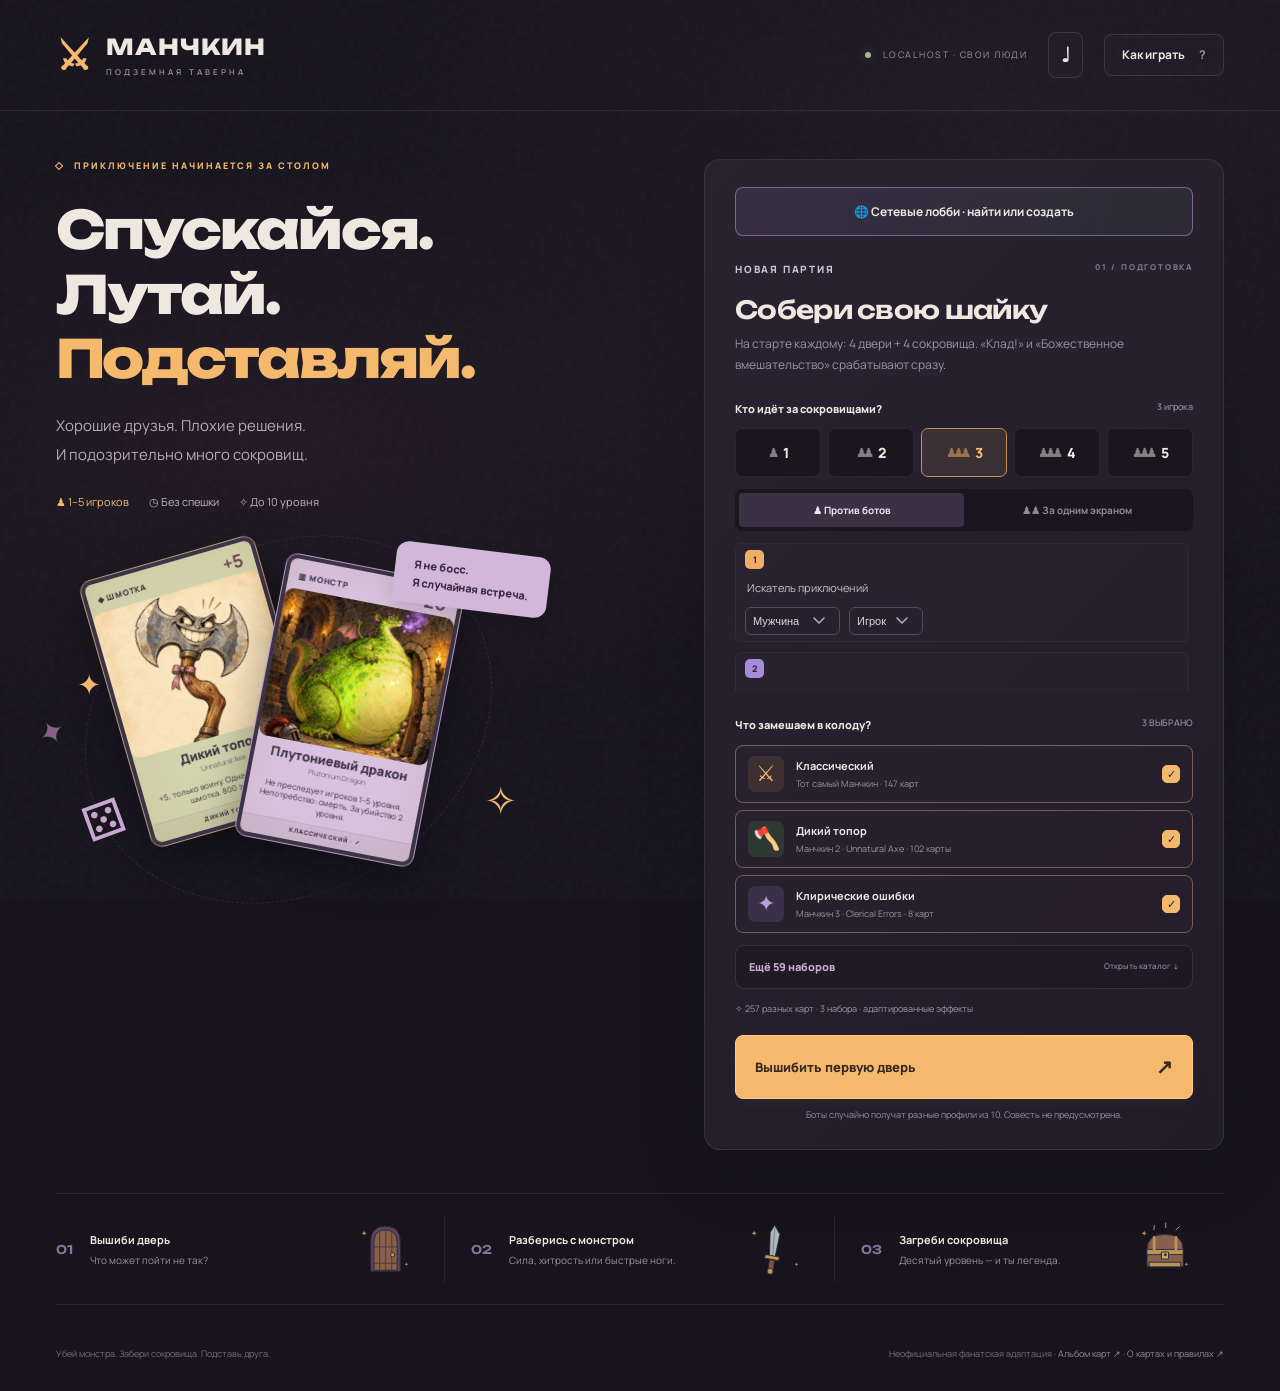
<file: public/index.html>
<!doctype html><html lang="ru"><head><meta charset="UTF-8"><meta name="viewport" content="width=device-width,initial-scale=1"><meta name="theme-color" content="#17131f"><title>Манчкин — Подземная таверна</title><link rel="stylesheet" href="style.css"><link rel="stylesheet" href="selects.css"><link rel="stylesheet" href="audio.css"><link rel="stylesheet" href="inventory.css"><link rel="stylesheet" href="player-panel.css"></head><body><div class="ambient"></div><header><a href="#" class="brand" id="home"><span class="brand-icon">⚔</span><span>МАНЧКИН<small>ПОДЗЕМНАЯ ТАВЕРНА</small></span></a><div class="header-right"><span class="local"><i></i> LOCALHOST · СВОИ ЛЮДИ</span><button class="icon-btn" id="sound" aria-label="Включить звук" title="Звук">♫</button><button class="outline" id="rules">Как играть <span>?</span></button></div></header><main id="app"></main><footer><span>Убей монстра. Забери сокровища. Подставь друга.</span><span>Неофициальная фанатская адаптация · <button id="gallery">Альбом карт ↗</button> · <button id="about">О картах и правилах ↗</button></span></footer><div id="modal-root"></div><div id="toast" role="status"></div><script type="module" src="app.js"></script></body></html>
</file>
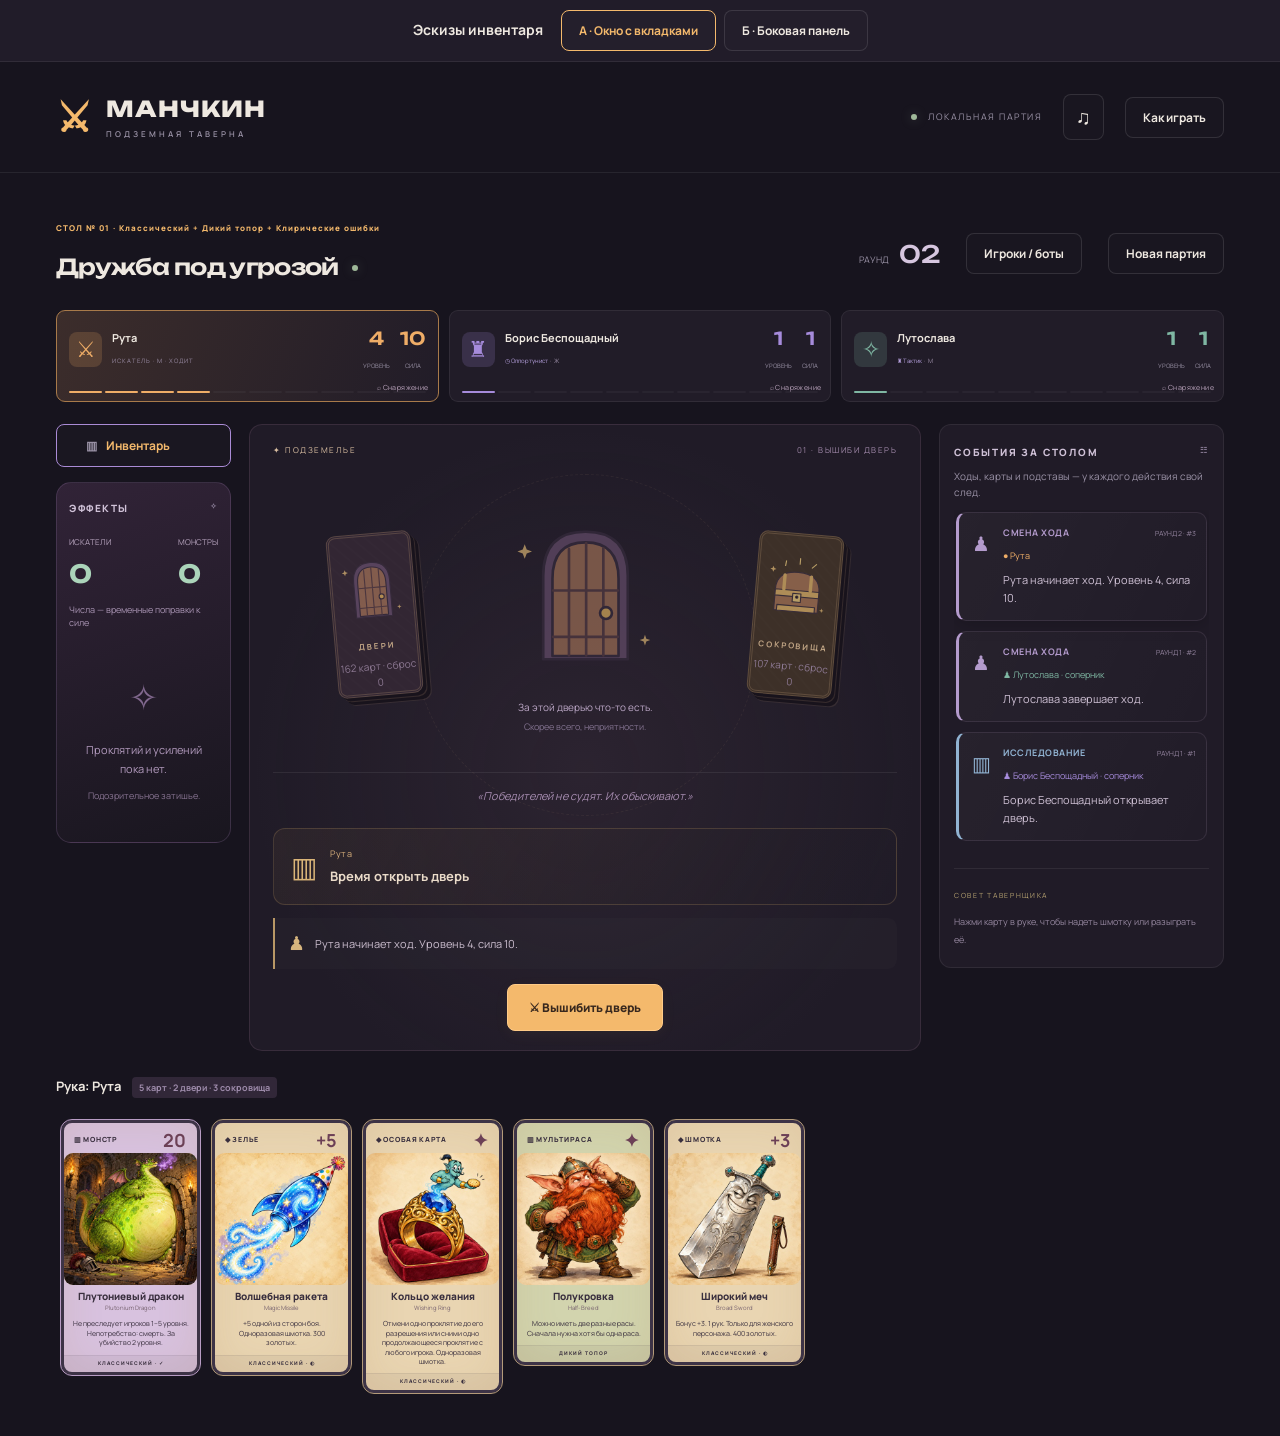
<file: reference/ui/inventory-mockups/index.html>
<!doctype html>
<html lang="ru">
<head>
<meta charset="utf-8">
<meta name="viewport" content="width=device-width,initial-scale=1">
<title>Инвентарь · два эскиза</title>
<link rel="stylesheet" href="../../../public/style.css">
<link rel="stylesheet" href="mockups.css">
</head>
<body>
<div class="mock-toolbar" aria-label="Варианты эскиза">
  <strong>Эскизы инвентаря</strong>
  <div class="mock-switch">
    <button class="outline" data-variant="a" aria-pressed="true">А · Окно с вкладками</button>
    <button class="outline" data-variant="b" aria-pressed="false">Б · Боковая панель</button>
  </div>
</div>
<header class="mock-game-header">
  <div class="brand"><span class="brand-icon">⚔</span><span>МАНЧКИН<small>ПОДЗЕМНАЯ ТАВЕРНА</small></span></div>
  <div class="header-right"><span class="local"><i></i> ЛОКАЛЬНАЯ ПАРТИЯ</span><span class="icon-btn">♫</span><span class="outline">Как играть</span></div>
</header>
<main id="app"><section class="game"><div class="game-heading"><div><div class="eyebrow">СТОЛ № 01 · Классический + Дикий топор + Клирические ошибки</div><h2>Дружба под угрозой<span class="live-dot"></span></h2></div><div class="round">РАУНД <b>02</b></div><button class="outline" id="control-players">Игроки / боты</button><button class="outline" id="new-game">Новая партия</button></div><div class="players"><div data-player-inspect="0" tabindex="0" role="button" aria-label="Снаряжение: Рута" class="player current" style="--player:#efad67"><div class="avatar">⚔</div><div class="player-name"><strong>Рута</strong><small>ИСКАТЕЛЬ · М · ХОДИТ</small></div><div class="player-stat"><b>4</b><small>УРОВЕНЬ</small></div><div class="player-stat"><b>10</b><small>СИЛА</small></div><span class="player-inspect-hint">⌕ Снаряжение</span><div class="level-track"><i class="filled"></i><i class="filled"></i><i class="filled"></i><i class="filled"></i><i class=""></i><i class=""></i><i class=""></i><i class=""></i><i class=""></i><i class=""></i></div></div><div data-player-inspect="1" tabindex="0" role="button" aria-label="Снаряжение: Борис Беспощадный" class="player " style="--player:#a68bdb"><div class="avatar">♜</div><div class="player-name"><strong>Борис Беспощадный</strong><small><button class="ai-badge" data-ai-profile="1" title="Помогает ради выгоды, подставляет, когда это меняет исход, и тормозит победный бой.">◷ Оппортунист</button> · Ж </small></div><div class="player-stat"><b>1</b><small>УРОВЕНЬ</small></div><div class="player-stat"><b>1</b><small>СИЛА</small></div><span class="player-inspect-hint">⌕ Снаряжение</span><div class="level-track"><i class="filled"></i><i class=""></i><i class=""></i><i class=""></i><i class=""></i><i class=""></i><i class=""></i><i class=""></i><i class=""></i><i class=""></i></div></div><div data-player-inspect="2" tabindex="0" role="button" aria-label="Снаряжение: Лутослава" class="player " style="--player:#7fb7a3"><div class="avatar">✧</div><div class="player-name"><strong>Лутослава</strong><small><button class="ai-badge" data-ai-profile="2" title="Считает перевес и тратит самые дешёвые карты, когда они меняют исход.">♜ Тактик</button> · М </small></div><div class="player-stat"><b>1</b><small>УРОВЕНЬ</small></div><div class="player-stat"><b>1</b><small>СИЛА</small></div><span class="player-inspect-hint">⌕ Снаряжение</span><div class="level-track"><i class="filled"></i><i class=""></i><i class=""></i><i class=""></i><i class=""></i><i class=""></i><i class=""></i><i class=""></i><i class=""></i><i class=""></i></div></div></div><div class="game-layout"><button class="outline inv-entry" id="inventory-open" aria-haspopup="dialog"><span aria-hidden="true">▥</span> Инвентарь</button><aside class="table-effects"><div class="section-kicker">ЭФФЕКТЫ <span>✧</span></div><div class="effect-totals"><span>ИСКАТЕЛИ <b class="positive">0</b></span><span>МОНСТРЫ <b class="positive">0</b></span></div><p class="effect-caption">Числа — временные поправки к силе</p><div class="table-effect-cards"><div class="no-effects"><span>✧</span>Проклятий и усилений пока нет.<small>Подозрительное затишье.</small></div></div></aside><div class="board"><div class="board-top"><span title="">✦ ПОДЗЕМЕЛЬЕ</span><span>01 · ВЫШИБИ ДВЕРЬ</span></div><div class="arena"><div class="deck door-deck"><svg class="art " viewBox="0 0 280 260" xmlns="http://www.w3.org/2000/svg" aria-hidden="true"><g stroke="#372c3e" stroke-width="4" stroke-linejoin="round" stroke-linecap="round"><path d="M76 225V99q0-67 64-67t64 67v126Z" fill="#69506f"></path><path d="M90 220V103q0-55 50-55t50 55v117Z" fill="#a57458"></path><path d="m115 58 0 161m26-170v170m26-162v162m-76-98h98m-98 70h98" fill="none" stroke="#573d44"></path><circle cx="171" cy="155" r="9" fill="#e7b75f"></circle></g><g fill="#e2bb77" stroke="none"><path d="m48 51 3 8 8 3-8 3-3 8-3-8-8-3 8-3Z"></path><path d="m230 188 2 6 6 2-6 2-2 6-2-6-6-2 6-2Z"></path></g></svg><strong>ДВЕРИ</strong><small>162 карт · сброс 0</small></div><div class="encounter  "><div class="empty-encounter"><svg class="art " viewBox="0 0 280 260" xmlns="http://www.w3.org/2000/svg" aria-hidden="true"><g stroke="#372c3e" stroke-width="4" stroke-linejoin="round" stroke-linecap="round"><path d="M76 225V99q0-67 64-67t64 67v126Z" fill="#69506f"></path><path d="M90 220V103q0-55 50-55t50 55v117Z" fill="#a57458"></path><path d="m115 58 0 161m26-170v170m26-162v162m-76-98h98m-98 70h98" fill="none" stroke="#573d44"></path><circle cx="171" cy="155" r="9" fill="#e7b75f"></circle></g><g fill="#e2bb77" stroke="none"><path d="m48 51 3 8 8 3-8 3-3 8-3-8-8-3 8-3Z"></path><path d="m230 188 2 6 6 2-6 2-2 6-2-6-6-2 6-2Z"></path></g></svg><span>За этой дверью что-то есть.</span><small>Скорее всего, неприятности.</small></div></div><div class="deck treasure-deck"><svg class="art " viewBox="0 0 280 260" xmlns="http://www.w3.org/2000/svg" aria-hidden="true"><g stroke="#372c3e" stroke-width="4" stroke-linejoin="round" stroke-linecap="round"><path d="M61 133q-1-66 77-66t78 66v73H61Z" fill="#a57357"></path><path d="M61 132h155v22H61Zm10 55h134v20H71Z" fill="#dfb46b"></path><path d="m91 80 0 51m94-51v51" fill="none" stroke="#dfb46b" stroke-width="12"></path><path d="M124 143h29v30h-29Z" fill="#edcd81"></path><circle cx="139" cy="155" r="4"></circle><path d="m90 47 2-17m93 18 14-14m-58 4 0-20" stroke="#edcd81"></path></g><g fill="#e2bb77" stroke="none"><path d="m48 51 3 8 8 3-8 3-3 8-3-8-8-3 8-3Z"></path><path d="m230 188 2 6 6 2-6 2-2 6-2-6-6-2 6-2Z"></path></g></svg><strong>СОКРОВИЩА</strong><small>107 карт · сброс 0</small></div></div><div class="combat-line"><span class="table-joke">«Победителей не судят. Их обыскивают.»</span></div><div class="table-situation "><span class="situation-symbol">▥</span><div><small>Рута</small><strong>Время открыть дверь</strong></div></div><div class="table-last-event"><span>♟</span><p>Рута начинает ход. Уровень 4, сила 10.</p></div><div class="actions"><button class="primary" data-action="door">⚔ Вышибить дверь</button></div></div><aside class="chronicle"><div class="section-kicker">СОБЫТИЯ ЗА СТОЛОМ <span>☷</span></div><p class="muted">Ходы, карты и подставы — у каждого действия свой след.</p><div class="logs" aria-live="polite"><article class="log event-turn latest-event"><span class="event-icon">♟</span><div class="event-body"><div class="event-meta"><strong>Смена хода</strong><small>РАУНД 2 · #3</small></div><span class="event-actor" style="--actor-color:#efad67">● Рута</span><p>Рута начинает ход. Уровень 4, сила 10.</p></div></article><article class="log event-turn "><span class="event-icon">♟</span><div class="event-body"><div class="event-meta"><strong>Смена хода</strong><small>РАУНД 1 · #2</small></div><span class="event-actor" style="--actor-color:#7fb7a3">♟ Лутослава · соперник</span><p>Лутослава завершает ход.</p></div></article><article class="log event-door "><span class="event-icon">▥</span><div class="event-body"><div class="event-meta"><strong>Исследование</strong><small>РАУНД 1 · #1</small></div><span class="event-actor" style="--actor-color:#a68bdb">♟ Борис Беспощадный · соперник</span><p>Борис Беспощадный открывает дверь.</p></div></article></div><div class="tip"><span>СОВЕТ ТАВЕРНЩИКА</span><p>Нажми карту в руке, чтобы надеть шмотку или разыграть её.</p></div></aside></div><section class="inventory" aria-labelledby="hand-title"><div class="inventory-head"><h3 id="hand-title">Рука: Рута <span>5 карт · 2 двери · 3 сокровища</span></h3></div><div class="hand"><button class="hand-card" data-card="3" aria-label="Плутониевый дракон"><div class="card monster-card set-base "><div class="card-top"><span>▥ Монстр</span><b>20</b></div><div class="card-illustration painted-illustration" role="img" aria-label="Иллюстрация: Плутониевый дракон"><img src="../../../public/assets/illustrations/plutonium-dragon-v1.jpg" alt="Самодовольный пузатый дракон застрял в крошечной двери подземелья." decoding="async"></div><div class="card-copy"><h3>Плутониевый дракон</h3><small>Plutonium Dragon</small><p>Не преследует игроков 1–5 уровня. Непотребство: смерть. За убийство 2 уровня.</p></div><div class="card-set">Классический · ✓</div></div></button><button class="hand-card" data-card="227" aria-label="Волшебная ракета"><div class="card  set-base "><div class="card-top"><span>◆ Зелье</span><b>+5</b></div><div class="card-illustration painted-illustration" role="img" aria-label="Иллюстрация: Волшебная ракета"><img src="../../../public/assets/illustrations/base-art-magic-missile-v1.jpg" alt="Волшебная ракета летит в бумажном колпачке, оставляя кривой звёздный след." decoding="async"></div><div class="card-copy"><h3>Волшебная ракета</h3><small>Magic Missile</small><p>+5 одной из сторон боя. Одноразовая шмотка. 300 золотых.</p></div><div class="card-set">Классический · ◐</div></div></button><button class="hand-card" data-card="216" aria-label="Кольцо желания"><div class="card  set-base "><div class="card-top"><span>◆ Особая карта</span><b>✦</b></div><div class="card-illustration painted-illustration" role="img" aria-label="Иллюстрация: Кольцо желания"><img src="../../../public/assets/illustrations/base-art-wishing-ring-v1.jpg" alt="Из кольца желания вылез крошечный джинн и предлагает одно печенье." decoding="async"></div><div class="card-copy"><h3>Кольцо желания</h3><small>Wishing Ring</small><p>Отмени одно проклятие до его разрешения или сними одно продолжающееся проклятие с любого игрока. Одноразовая шмотка.</p></div><div class="card-set">Классический · ◐</div></div></button><button class="hand-card" data-card="169" aria-label="Полукровка"><div class="card  set-axe "><div class="card-top"><span>▥ Мультираса</span><b>✦</b></div><div class="card-illustration painted-illustration" role="img" aria-label="Иллюстрация: Полукровка"><img src="../../../public/assets/illustrations/half-breed-v1.jpg" alt="Полукровка примеряет шлем с дыркой для эльфийского уха и расчёсывает дварфскую бороду." decoding="async"></div><div class="card-copy"><h3>Полукровка</h3><small>Half-Breed</small><p>Можно иметь две разные расы. Сначала нужна хотя бы одна раса.</p></div><div class="card-set">Дикий топор</div></div></button><button class="hand-card" data-card="189" aria-label="Широкий меч"><div class="card  set-base "><div class="card-top"><span>◆ Шмотка</span><b>+3</b></div><div class="card-illustration painted-illustration" role="img" aria-label="Иллюстрация: Широкий меч"><img src="../../../public/assets/illustrations/base-broad-sword-v1.jpg" alt="Меч настолько широкий, что его ножны выглядят как крошечная сумочка." decoding="async"></div><div class="card-copy"><h3>Широкий меч</h3><small>Broad Sword</small><p>Бонус +3. 1 рук. Только для женского персонажа. 400 золотых.</p></div><div class="card-set">Классический · ◐</div></div></button></div></section></section></main>
<dialog class="modal inv-dialog" id="inventory-dialog" aria-labelledby="inventory-title" data-layout="a">
  <div class="inv-shell">
    <div class="inv-header">
      <div><h2 id="inventory-title">Инвентарь</h2><p>Рута · 4 уровень · Эльф · Воин</p></div>
      <button type="button" class="icon-btn inv-close" id="inventory-close" aria-label="Закрыть инвентарь">×</button>
    </div>
    <div class="inv-nav" id="inv-nav" aria-label="Разделы инвентаря">
      <button type="button" class="outline" data-section="inv-character">Персонаж</button>
      <button type="button" class="outline" data-section="inv-actions">Способности</button>
    </div>
    <div class="inv-content" id="inv-content"><section id="inv-character" class="inv-section"><h3>Снаряжение <span>+6 к силе</span></h3><div class="gear-grid"><button class="gear-slot occupied  " data-equipped="177" aria-label="Головняк: Рогатый шлем"><span class="slot-label">Головняк</span><div class="card-illustration painted-illustration" role="img" aria-label="Иллюстрация: Рогатый шлем"><img src="../../../public/assets/illustrations/helmet-v1.jpg" alt="Рогатый шлем настолько рогат, что эльф застрял в дверном проёме." decoding="async"></div><strong>Рогатый шлем</strong><small>+3 к силе</small><span class="slot-state">✓</span></button><button class="gear-slot occupied  " data-equipped="200" aria-label="Броня: Кожаный броник"><span class="slot-label">Броня</span><div class="card-illustration painted-illustration" role="img" aria-label="Иллюстрация: Кожаный броник"><img src="../../../public/assets/illustrations/base-art-leather-armor-v1.jpg" alt="Кожаный броник залатан ремнями и цветочком, но выглядит ужасно уверенно." decoding="async"></div><strong>Кожаный броник</strong><small>+1 к силе</small><span class="slot-state">✓</span></button><button class="gear-slot occupied  " data-equipped="193" aria-label="Левая рука: Кинжал предательства"><span class="slot-label">Левая рука</span><div class="card-illustration painted-illustration" role="img" aria-label="Иллюстрация: Кинжал предательства"><img src="../../../public/assets/illustrations/base-dagger-treachery-v1.jpg" alt="Кинжал с хитрой ухмылкой делает вид, что он безобидный нож для масла." decoding="async"></div><strong>Кинжал предательства</strong><small>Неактивно: ограничения</small><span class="slot-state">✓</span></button><button class="gear-slot empty  " data-empty-slot="hand" aria-label="Правая рука: пусто"><span class="slot-label">Правая рука</span><svg class="art " viewBox="0 0 280 260" xmlns="http://www.w3.org/2000/svg" aria-hidden="true"><g stroke="#372c3e" stroke-width="4" stroke-linejoin="round" stroke-linecap="round"><path d="m142 46-24 181-17-2L124 44Z" fill="#9a6350"></path><path d="M127 56q-44 8-52-22-34 43-9 80 24-31 57-23m18-35q44 8 52-22 34 43 9 80-24-31-57-23" fill="#c7d7d0"></path><path d="m111 48 39 4-4 47-40-6Z" fill="#e2ae61"></path></g><g fill="#e2bb77" stroke="none"><path d="m48 51 3 8 8 3-8 3-3 8-3-8-8-3 8-3Z"></path><path d="m230 188 2 6 6 2-6 2-2 6-2-6-6-2 6-2Z"></path></g></svg><strong>Пусто</strong><small>Нажми, чтобы выбрать карту</small><span class="slot-state">+</span></button><button class="gear-slot occupied  " data-equipped="176" aria-label="Обувка: Башмаки могучего пенделя"><span class="slot-label">Обувка</span><div class="card-illustration painted-illustration" role="img" aria-label="Иллюстрация: Башмаки могучего пенделя"><img src="../../../public/assets/illustrations/boots-v1.jpg" alt="Башмаки могучего пенделя сами репетируют эффектный пинок." decoding="async"></div><strong>Башмаки могучего пенделя</strong><small>+2 к силе</small><span class="slot-state">✓</span></button><button class="gear-slot empty  " data-empty-slot="steed" aria-label="Скакун: пусто"><span class="slot-label">Скакун</span><svg class="art " viewBox="0 0 280 260" xmlns="http://www.w3.org/2000/svg" aria-hidden="true"><g stroke="#372c3e" stroke-width="4" stroke-linejoin="round" stroke-linecap="round"><path d="M116 116 52 58 43 143 96 166M171 112 224 57 240 151 188 167" fill="#695091"></path><path d="m55 72 49 71-55-7m171-63-45 73 49-3" fill="#a881b1"></path><path d="M106 114Q83 61 119 53l-8-22 31 19 22-26-1 30q42 8 25 55l-13 34 23 43-26 21-32-15-41 14-25-18 28-37Z" fill="#ba86cc"></path><path d="m111 66 16 5-19 13m54-18-15 7 19 10" fill="#271d37"></path><ellipse cx="132" cy="102" rx="40" ry="27" fill="#d5acd7"></ellipse><path d="m107 94 7 3m40-4 7-3m-45 22q17 12 33-2" fill="none"></path><path d="m122 118 5 12 5-10m11-1 5 10 5-15" fill="#fff4d4"></path><path d="M96 149q-43 45-54 18-12 43 29 42l42-19" fill="#ba86cc"></path><path d="M124 145q-13 25 8 44l23-1q19-22 1-44" fill="#edd0a8"></path><path d="m119 156 38 0m-39 14h39" fill="none"></path><path d="m95 170-19 16 22 4m77-20 25 13-24 8" fill="#ba86cc"></path></g><g fill="#e2bb77" stroke="none"><path d="m48 51 3 8 8 3-8 3-3 8-3-8-8-3 8-3Z"></path><path d="m230 188 2 6 6 2-6 2-2 6-2-6-6-2 6-2Z"></path></g></svg><strong>Пусто</strong><small>Нажми, чтобы выбрать карту</small><span class="slot-state">+</span></button><button class="gear-slot empty  " data-empty-slot="hireling" aria-label="Наёмник: пусто"><span class="slot-label">Наёмник</span><svg class="art " viewBox="0 0 280 260" xmlns="http://www.w3.org/2000/svg" aria-hidden="true"><g stroke="#372c3e" stroke-width="4" stroke-linejoin="round" stroke-linecap="round"><path d="m95 101-36-15 26 47m97-32 36-15-26 47" fill="#dfb696"></path><path d="M89 88q42-77 96-2l-1 70-42 29-48-29Z" fill="#dfb696"></path><path d="M83 106q-14-70 55-68 60-8 52 74l-24-40-31 10-32-9Z" fill="#e2cc8f"></path><path d="m98 187 40-18 48 19 14 40H80Z" fill="#79a58a"></path><circle cx="117" cy="115" r="4"></circle><circle cx="160" cy="115" r="4"></circle><path d="m128 145 23 0" fill="none"></path></g><g fill="#e2bb77" stroke="none"><path d="m48 51 3 8 8 3-8 3-3 8-3-8-8-3 8-3Z"></path><path d="m230 188 2 6 6 2-6 2-2 6-2-6-6-2 6-2Z"></path></g></svg><strong>Пусто</strong><small>Нажми, чтобы выбрать карту</small><span class="slot-state">+</span></button></div><div class="identity-grid"><section class="identity-section class"><div class="identity-heading"><h4>Класс <span>1 / 1</span></h4><small>Карты активны одновременно</small></div><div class="identity-slots"><button class="gear-slot occupied  " data-equipped="5" aria-label="Класс 1: Воин"><span class="slot-label">Класс 1</span><div class="card-illustration painted-illustration" role="img" aria-label="Иллюстрация: Воин"><img src="../../../public/assets/illustrations/warrior-v1.jpg" alt="Воин в огромных латах с крошечным мечом победно позирует перед тренировочным манекеном." decoding="async"></div><strong>Воин</strong><small>В игре</small><span class="slot-state">✓</span></button><button class="gear-slot empty locked " data-empty-slot="class-mod" aria-label="Класс 2: заблокировано"><span class="slot-label">Класс 2</span><svg class="art " viewBox="0 0 280 260" xmlns="http://www.w3.org/2000/svg" aria-hidden="true"><g stroke="#372c3e" stroke-width="4" stroke-linejoin="round" stroke-linecap="round"><path d="M86 152q-6-91 53-91t53 91l-17 24-30-11-38 12Z" fill="#b4c5ca"></path><path d="M92 97Q42 91 64 42q-1 44 38 29m79 26q50-6 28-55 1 44-38 29" fill="#e6c89a"></path><path d="m139 68 0 96m-44-30 88 0" fill="none"></path><path d="m103 144 22 3m30-1 22-4" fill="none" stroke-width="9"></path></g><g fill="#e2bb77" stroke="none"><path d="m48 51 3 8 8 3-8 3-3 8-3-8-8-3 8-3Z"></path><path d="m230 188 2 6 6 2-6 2-2 6-2-6-6-2 6-2Z"></path></g></svg><strong>Закрыто</strong><small>Нужна карта расширения</small><span class="slot-state">⌑</span></button></div><div class="modifier-slot"><button class="gear-slot empty  " data-empty-slot="class-mod" aria-label="Мультикласс: пусто"><span class="slot-label">Мультикласс</span><svg class="art " viewBox="0 0 280 260" xmlns="http://www.w3.org/2000/svg" aria-hidden="true"><g stroke="#372c3e" stroke-width="4" stroke-linejoin="round" stroke-linecap="round"><path d="m140 40 24 60 64 6-49 43 15 65-54-34-57 34 16-65-48-43 65-6Z" fill="#edc478"></path><path d="m116 125 0 5m46-5v5m-42 22q20 16 35-2" fill="none"></path></g><g fill="#e2bb77" stroke="none"><path d="m48 51 3 8 8 3-8 3-3 8-3-8-8-3 8-3Z"></path><path d="m230 188 2 6 6 2-6 2-2 6-2-6-6-2 6-2Z"></path></g></svg><strong>Пусто</strong><small>Нажми, чтобы выбрать карту</small><span class="slot-state">+</span></button></div></section><section class="identity-section race"><div class="identity-heading"><h4>Раса <span>1 / 1</span></h4><small>Карты активны одновременно</small></div><div class="identity-slots"><button class="gear-slot occupied  " data-equipped="10" aria-label="Раса 1: Эльф"><span class="slot-label">Раса 1</span><div class="card-illustration painted-illustration" role="img" aria-label="Иллюстрация: Эльф"><img src="../../../public/assets/illustrations/elf-v1.jpg" alt="Изящный эльф любуется собой в зеркальце, пока его лук запутывается в собственном плаще." decoding="async"></div><strong>Эльф</strong><small>В игре</small><span class="slot-state">✓</span></button><button class="gear-slot empty locked " data-empty-slot="race-mod" aria-label="Раса 2: заблокировано"><span class="slot-label">Раса 2</span><svg class="art " viewBox="0 0 280 260" xmlns="http://www.w3.org/2000/svg" aria-hidden="true"><g stroke="#372c3e" stroke-width="4" stroke-linejoin="round" stroke-linecap="round"><path d="m95 101-36-15 26 47m97-32 36-15-26 47" fill="#dfb696"></path><path d="M89 88q42-77 96-2l-1 70-42 29-48-29Z" fill="#dfb696"></path><path d="M83 106q-14-70 55-68 60-8 52 74l-24-40-31 10-32-9Z" fill="#e2cc8f"></path><path d="m98 187 40-18 48 19 14 40H80Z" fill="#79a58a"></path><circle cx="117" cy="115" r="4"></circle><circle cx="160" cy="115" r="4"></circle><path d="m128 145 23 0" fill="none"></path></g><g fill="#e2bb77" stroke="none"><path d="m48 51 3 8 8 3-8 3-3 8-3-8-8-3 8-3Z"></path><path d="m230 188 2 6 6 2-6 2-2 6-2-6-6-2 6-2Z"></path></g></svg><strong>Закрыто</strong><small>Нужна карта расширения</small><span class="slot-state">⌑</span></button></div><div class="modifier-slot"><button class="gear-slot empty  " data-empty-slot="race-mod" aria-label="Мультираса: пусто"><span class="slot-label">Мультираса</span><svg class="art " viewBox="0 0 280 260" xmlns="http://www.w3.org/2000/svg" aria-hidden="true"><g stroke="#372c3e" stroke-width="4" stroke-linejoin="round" stroke-linecap="round"><path d="m140 40 24 60 64 6-49 43 15 65-54-34-57 34 16-65-48-43 65-6Z" fill="#edc478"></path><path d="m116 125 0 5m46-5v5m-42 22q20 16 35-2" fill="none"></path></g><g fill="#e2bb77" stroke="none"><path d="m48 51 3 8 8 3-8 3-3 8-3-8-8-3 8-3Z"></path><path d="m230 188 2 6 6 2-6 2-2 6-2-6-6-2 6-2Z"></path></g></svg><strong>Пусто</strong><small>Нажми, чтобы выбрать карту</small><span class="slot-state">+</span></button></div></section></div></section><section id="inv-actions" class="inv-section"><h3>Способности и эффекты</h3><section class="abilities-panel"><div class="inventory-head"><h3>Способности <span>Лимит руки: 5</span></h3><span>АКТИВНЫ ТОЛЬКО КАРТЫ НА СТОЛЕ</span></div><div class="trait-grid"><article><strong>Воин</strong><p>В ничьей побеждает сторона воина. Ярость: сбрось до 3 карт за бой, каждая даёт +1.</p><button class="outline" data-ability="berserk" disabled="">Ярость · +1 · сброс 1</button></article><article><strong>Эльф</strong><p>+1 к смывке. За помощь получает по уровню за каждого убитого монстра; так можно победить!</p></article></div></section><div class="abilities-panel"><h3>Проклятия</h3><p>Сейчас нет активных проклятий.</p></div></section></div>
  </div>
</dialog>
<script>
const dialog = document.getElementById('inventory-dialog');
const openButton = document.getElementById('inventory-open');
const closeButton = document.getElementById('inventory-close');
const navigation = document.getElementById('inv-nav');
const content = document.getElementById('inv-content');
const sectionButtons = [...navigation.querySelectorAll('button')];
const variantButtons = [...document.querySelectorAll('[data-variant]')];
let layout = 'a';
let activeSection = 'inv-character';

function selectSection(id, scroll = false) {
  activeSection = id;
  sectionButtons.forEach(button => {
    const selected = button.dataset.section === id;
    if (layout === 'a') {
      button.setAttribute('aria-selected', selected);
      button.tabIndex = selected ? 0 : -1;
    } else {
      button.removeAttribute('aria-selected');
      button.removeAttribute('tabindex');
    }
    document.getElementById(button.dataset.section).hidden = layout === 'a' && !selected;
  });
  if (layout === 'a') {
    content.scrollTop = 0;
  } else if (scroll) {
    const section = document.getElementById(id);
    content.scrollTo({top: section.offsetTop, behavior:'smooth'});
  }
}

function showLayout(variant, open = false) {
  layout = variant;
  dialog.dataset.layout = variant;
  variantButtons.forEach(button => button.setAttribute('aria-pressed', button.dataset.variant === variant));
  navigation.setAttribute('role', variant === 'a' ? 'tablist' : 'navigation');
  sectionButtons.forEach((button, index) => {
    const section = document.getElementById(button.dataset.section);
    button.id = `inventory-tab-${index}`;
    if (variant === 'a') {
      button.setAttribute('role', 'tab');
      section.setAttribute('role', 'tabpanel');
      section.setAttribute('aria-labelledby', button.id);
    } else {
      button.removeAttribute('role');
      section.removeAttribute('role');
      section.removeAttribute('aria-labelledby');
    }
    button.setAttribute('aria-controls', section.id);
  });
  sectionButtons[0].textContent = variant === 'a' ? 'Персонаж' : 'Снаряжение';
  content.scrollTop = 0;
  selectSection('inv-character');
  if (open && !dialog.open) dialog.showModal();
}

openButton.addEventListener('click', () => showLayout(layout, true));
closeButton.addEventListener('click', () => dialog.close());
dialog.addEventListener('click', event => {
  if (event.target === dialog) dialog.close();
});
dialog.addEventListener('close', () => openButton.focus());
for (const button of variantButtons) {
  button.addEventListener('click', () => showLayout(button.dataset.variant, true));
}
for (const button of sectionButtons) {
  button.addEventListener('click', () => selectSection(button.dataset.section, true));
}
navigation.addEventListener('keydown', event => {
  if (layout !== 'a' || !['ArrowRight','ArrowLeft','Home','End'].includes(event.key)) return;
  const index = sectionButtons.findIndex(button => button.dataset.section === activeSection);
  const last = sectionButtons.length - 1;
  const next = event.key === 'Home' ? 0 : event.key === 'End' ? last :
    (index + (event.key === 'ArrowRight' ? 1 : last)) % sectionButtons.length;
  event.preventDefault();
  selectSection(sectionButtons[next].dataset.section);
  sectionButtons[next].focus();
});
document.querySelectorAll('#app button:not(#inventory-open), .inv-content button').forEach(button => {
  button.disabled = true;
  button.dataset.mockCard = '';
});
for (const button of document.querySelectorAll('#app [tabindex]')) button.removeAttribute('tabindex');
const variant = location.hash === '#b' ? 'b' : 'a';
showLayout(variant, ['#a','#b'].includes(location.hash));
</script>
</body>
</html>
</file>
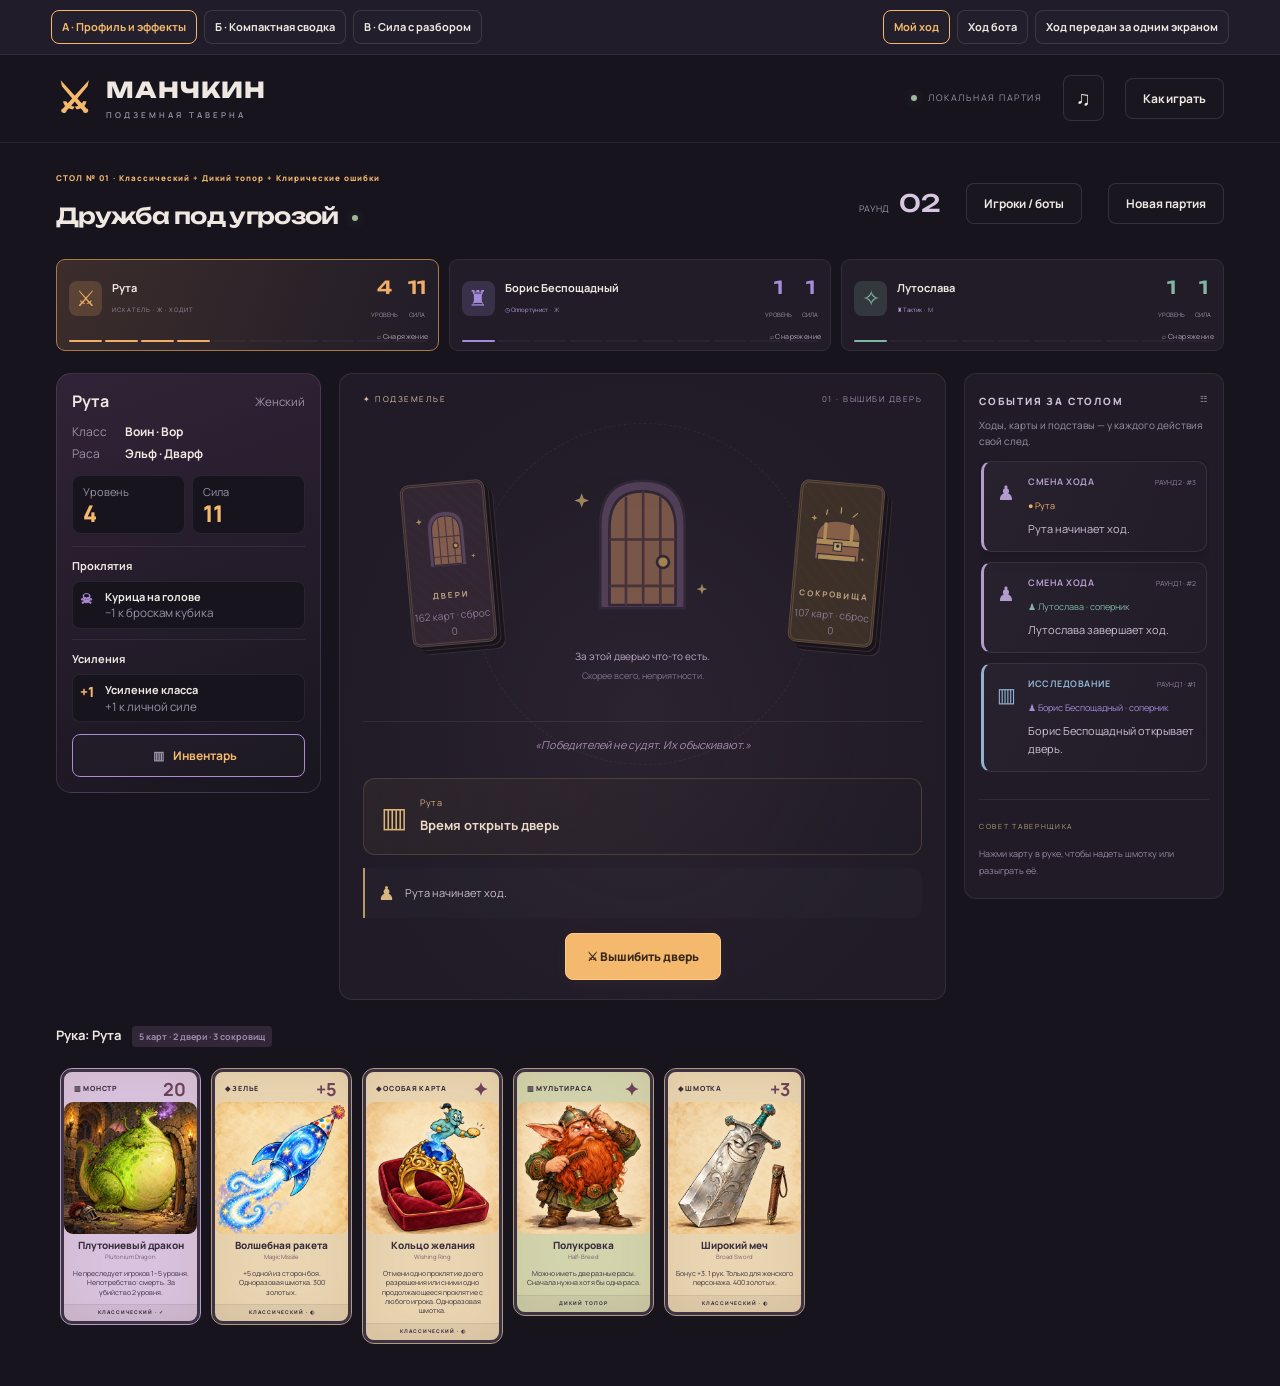
<file: reference/ui/player-panel-mockups/index.html>
<!doctype html>
<html lang="ru">
<head>
<meta charset="utf-8">
<meta name="viewport" content="width=device-width,initial-scale=1">
<title>Панель игрока · три эскиза</title>
<link rel="stylesheet" href="../../../public/style.css">
<link rel="stylesheet" href="../../../public/inventory.css">
<link rel="stylesheet" href="mockups.css">
<script src="mockups.js" defer></script>
</head>
<body>
<nav class="mock-toolbar" aria-label="Варианты и состояния эскиза">
 <div class="mock-options" aria-label="Варианты панели">
  <button type="button" class="outline" data-variant="a">А · Профиль и эффекты</button>
  <button type="button" class="outline" data-variant="b">Б · Компактная сводка</button>
  <button type="button" class="outline" data-variant="c">В · Сила с разбором</button>
 </div>
 <div class="mock-options" aria-label="Состояния партии">
  <button type="button" class="outline" data-scenario="own">Мой ход</button>
  <button type="button" class="outline" data-scenario="bot">Ход бота</button>
  <button type="button" class="outline" data-scenario="shared">Ход передан за одним экраном</button>
 </div>
</nav>
<header class="mock-game-header">
  <div class="brand"><span class="brand-icon">⚔</span><span>МАНЧКИН<small>ПОДЗЕМНАЯ ТАВЕРНА</small></span></div>
  <div class="header-right"><span class="local"><i></i> ЛОКАЛЬНАЯ ПАРТИЯ</span><span class="icon-btn">♫</span><span class="outline">Как играть</span></div>
</header><main id="app"><section class="game"><div class="game-heading"><div><div class="eyebrow">СТОЛ № 01 · Классический + Дикий топор + Клирические ошибки</div><h2>Дружба под угрозой<span class="live-dot"></span></h2></div><div class="round">РАУНД <b>02</b></div><button class="outline" id="control-players">Игроки / боты</button><button class="outline" id="new-game">Новая партия</button></div><div class="players"><div data-player-inspect="0" tabindex="0" role="button" aria-label="Снаряжение: Рута" class="player current" style="--player:#efad67"><div class="avatar">⚔</div><div class="player-name"><strong>Рута</strong><small>ИСКАТЕЛЬ · М · ХОДИТ</small></div><div class="player-stat"><b>4</b><small>УРОВЕНЬ</small></div><div class="player-stat"><b>10</b><small>СИЛА</small></div><span class="player-inspect-hint">⌕ Снаряжение</span><div class="level-track"><i class="filled"></i><i class="filled"></i><i class="filled"></i><i class="filled"></i><i class=""></i><i class=""></i><i class=""></i><i class=""></i><i class=""></i><i class=""></i></div></div><div data-player-inspect="1" tabindex="0" role="button" aria-label="Снаряжение: Борис Беспощадный" class="player " style="--player:#a68bdb"><div class="avatar">♜</div><div class="player-name"><strong>Борис Беспощадный</strong><small><button class="ai-badge" data-ai-profile="1" title="Помогает ради выгоды, подставляет, когда это меняет исход, и тормозит победный бой.">◷ Оппортунист</button> · Ж </small></div><div class="player-stat"><b>1</b><small>УРОВЕНЬ</small></div><div class="player-stat"><b>1</b><small>СИЛА</small></div><span class="player-inspect-hint">⌕ Снаряжение</span><div class="level-track"><i class="filled"></i><i class=""></i><i class=""></i><i class=""></i><i class=""></i><i class=""></i><i class=""></i><i class=""></i><i class=""></i><i class=""></i></div></div><div data-player-inspect="2" tabindex="0" role="button" aria-label="Снаряжение: Лутослава" class="player " style="--player:#7fb7a3"><div class="avatar">✧</div><div class="player-name"><strong>Лутослава</strong><small><button class="ai-badge" data-ai-profile="2" title="Считает перевес и тратит самые дешёвые карты, когда они меняют исход.">♜ Тактик</button> · М </small></div><div class="player-stat"><b>1</b><small>УРОВЕНЬ</small></div><div class="player-stat"><b>1</b><small>СИЛА</small></div><span class="player-inspect-hint">⌕ Снаряжение</span><div class="level-track"><i class="filled"></i><i class=""></i><i class=""></i><i class=""></i><i class=""></i><i class=""></i><i class=""></i><i class=""></i><i class=""></i><i class=""></i></div></div></div><div class="game-layout"><aside id="personal-panel" class="table-effects personal-panel" aria-label="Информация об игроке"></aside><div class="board"><div class="board-top"><span title="">✦ ПОДЗЕМЕЛЬЕ</span><span>01 · ВЫШИБИ ДВЕРЬ</span></div><div class="arena"><div class="deck door-deck"><svg class="art " viewBox="0 0 280 260" xmlns="http://www.w3.org/2000/svg" aria-hidden="true"><g stroke="#372c3e" stroke-width="4" stroke-linejoin="round" stroke-linecap="round"><path d="M76 225V99q0-67 64-67t64 67v126Z" fill="#69506f"></path><path d="M90 220V103q0-55 50-55t50 55v117Z" fill="#a57458"></path><path d="m115 58 0 161m26-170v170m26-162v162m-76-98h98m-98 70h98" fill="none" stroke="#573d44"></path><circle cx="171" cy="155" r="9" fill="#e7b75f"></circle></g><g fill="#e2bb77" stroke="none"><path d="m48 51 3 8 8 3-8 3-3 8-3-8-8-3 8-3Z"></path><path d="m230 188 2 6 6 2-6 2-2 6-2-6-6-2 6-2Z"></path></g></svg><strong>ДВЕРИ</strong><small>162 карт · сброс 0</small></div><div class="encounter  "><div class="empty-encounter"><svg class="art " viewBox="0 0 280 260" xmlns="http://www.w3.org/2000/svg" aria-hidden="true"><g stroke="#372c3e" stroke-width="4" stroke-linejoin="round" stroke-linecap="round"><path d="M76 225V99q0-67 64-67t64 67v126Z" fill="#69506f"></path><path d="M90 220V103q0-55 50-55t50 55v117Z" fill="#a57458"></path><path d="m115 58 0 161m26-170v170m26-162v162m-76-98h98m-98 70h98" fill="none" stroke="#573d44"></path><circle cx="171" cy="155" r="9" fill="#e7b75f"></circle></g><g fill="#e2bb77" stroke="none"><path d="m48 51 3 8 8 3-8 3-3 8-3-8-8-3 8-3Z"></path><path d="m230 188 2 6 6 2-6 2-2 6-2-6-6-2 6-2Z"></path></g></svg><span>За этой дверью что-то есть.</span><small>Скорее всего, неприятности.</small></div></div><div class="deck treasure-deck"><svg class="art " viewBox="0 0 280 260" xmlns="http://www.w3.org/2000/svg" aria-hidden="true"><g stroke="#372c3e" stroke-width="4" stroke-linejoin="round" stroke-linecap="round"><path d="M61 133q-1-66 77-66t78 66v73H61Z" fill="#a57357"></path><path d="M61 132h155v22H61Zm10 55h134v20H71Z" fill="#dfb46b"></path><path d="m91 80 0 51m94-51v51" fill="none" stroke="#dfb46b" stroke-width="12"></path><path d="M124 143h29v30h-29Z" fill="#edcd81"></path><circle cx="139" cy="155" r="4"></circle><path d="m90 47 2-17m93 18 14-14m-58 4 0-20" stroke="#edcd81"></path></g><g fill="#e2bb77" stroke="none"><path d="m48 51 3 8 8 3-8 3-3 8-3-8-8-3 8-3Z"></path><path d="m230 188 2 6 6 2-6 2-2 6-2-6-6-2 6-2Z"></path></g></svg><strong>СОКРОВИЩА</strong><small>107 карт · сброс 0</small></div></div><div class="combat-line"><span class="table-joke">«Победителей не судят. Их обыскивают.»</span></div><div class="table-situation "><span class="situation-symbol">▥</span><div><small>Рута</small><strong>Время открыть дверь</strong></div></div><div class="table-last-event"><span>♟</span><p>Рута начинает ход. Уровень 4, сила 10.</p></div><div class="actions"><button class="primary" data-action="door">⚔ Вышибить дверь</button></div></div><aside class="chronicle"><div class="section-kicker">СОБЫТИЯ ЗА СТОЛОМ <span>☷</span></div><p class="muted">Ходы, карты и подставы — у каждого действия свой след.</p><div class="logs" aria-live="polite"><article class="log event-turn latest-event"><span class="event-icon">♟</span><div class="event-body"><div class="event-meta"><strong>Смена хода</strong><small>РАУНД 2 · #3</small></div><span class="event-actor" style="--actor-color:#efad67">● Рута</span><p>Рута начинает ход. Уровень 4, сила 10.</p></div></article><article class="log event-turn "><span class="event-icon">♟</span><div class="event-body"><div class="event-meta"><strong>Смена хода</strong><small>РАУНД 1 · #2</small></div><span class="event-actor" style="--actor-color:#7fb7a3">♟ Лутослава · соперник</span><p>Лутослава завершает ход.</p></div></article><article class="log event-door "><span class="event-icon">▥</span><div class="event-body"><div class="event-meta"><strong>Исследование</strong><small>РАУНД 1 · #1</small></div><span class="event-actor" style="--actor-color:#a68bdb">♟ Борис Беспощадный · соперник</span><p>Борис Беспощадный открывает дверь.</p></div></article></div><div class="tip"><span>СОВЕТ ТАВЕРНЩИКА</span><p>Нажми карту в руке, чтобы надеть шмотку или разыграть её.</p></div></aside></div><section class="inventory" aria-labelledby="hand-title"><div class="inventory-head"><h3 id="hand-title">Рука: Рута <span>5 карт · 2 двери · 3 сокровища</span></h3></div><div class="hand"><button class="hand-card" data-card="3" aria-label="Плутониевый дракон"><div class="card monster-card set-base "><div class="card-top"><span>▥ Монстр</span><b>20</b></div><div class="card-illustration painted-illustration" role="img" aria-label="Иллюстрация: Плутониевый дракон"><img src="../../../public/assets/illustrations/plutonium-dragon-v1.jpg" alt="Самодовольный пузатый дракон застрял в крошечной двери подземелья." decoding="async"></div><div class="card-copy"><h3>Плутониевый дракон</h3><small>Plutonium Dragon</small><p>Не преследует игроков 1–5 уровня. Непотребство: смерть. За убийство 2 уровня.</p></div><div class="card-set">Классический · ✓</div></div></button><button class="hand-card" data-card="227" aria-label="Волшебная ракета"><div class="card  set-base "><div class="card-top"><span>◆ Зелье</span><b>+5</b></div><div class="card-illustration painted-illustration" role="img" aria-label="Иллюстрация: Волшебная ракета"><img src="../../../public/assets/illustrations/base-art-magic-missile-v1.jpg" alt="Волшебная ракета летит в бумажном колпачке, оставляя кривой звёздный след." decoding="async"></div><div class="card-copy"><h3>Волшебная ракета</h3><small>Magic Missile</small><p>+5 одной из сторон боя. Одноразовая шмотка. 300 золотых.</p></div><div class="card-set">Классический · ◐</div></div></button><button class="hand-card" data-card="216" aria-label="Кольцо желания"><div class="card  set-base "><div class="card-top"><span>◆ Особая карта</span><b>✦</b></div><div class="card-illustration painted-illustration" role="img" aria-label="Иллюстрация: Кольцо желания"><img src="../../../public/assets/illustrations/base-art-wishing-ring-v1.jpg" alt="Из кольца желания вылез крошечный джинн и предлагает одно печенье." decoding="async"></div><div class="card-copy"><h3>Кольцо желания</h3><small>Wishing Ring</small><p>Отмени одно проклятие до его разрешения или сними одно продолжающееся проклятие с любого игрока. Одноразовая шмотка.</p></div><div class="card-set">Классический · ◐</div></div></button><button class="hand-card" data-card="169" aria-label="Полукровка"><div class="card  set-axe "><div class="card-top"><span>▥ Мультираса</span><b>✦</b></div><div class="card-illustration painted-illustration" role="img" aria-label="Иллюстрация: Полукровка"><img src="../../../public/assets/illustrations/half-breed-v1.jpg" alt="Полукровка примеряет шлем с дыркой для эльфийского уха и расчёсывает дварфскую бороду." decoding="async"></div><div class="card-copy"><h3>Полукровка</h3><small>Half-Breed</small><p>Можно иметь две разные расы. Сначала нужна хотя бы одна раса.</p></div><div class="card-set">Дикий топор</div></div></button><button class="hand-card" data-card="189" aria-label="Широкий меч"><div class="card  set-base "><div class="card-top"><span>◆ Шмотка</span><b>+3</b></div><div class="card-illustration painted-illustration" role="img" aria-label="Иллюстрация: Широкий меч"><img src="../../../public/assets/illustrations/base-broad-sword-v1.jpg" alt="Меч настолько широкий, что его ножны выглядят как крошечная сумочка." decoding="async"></div><div class="card-copy"><h3>Широкий меч</h3><small>Broad Sword</small><p>Бонус +3. 1 рук. Только для женского персонажа. 400 золотых.</p></div><div class="card-set">Классический · ◐</div></div></button></div></section></section></main><dialog class="modal inventory-dialog" id="inventory-dialog" aria-labelledby="inventory-title" data-layout="a">
  <div class="inventory-frame">
    <div class="inventory-dialog-heading">
      <div><h2 id="inventory-title">Инвентарь</h2><p>Рута · 4 уровень · Эльф · Воин</p></div>
      <button type="button" class="icon-btn inventory-dialog-close" id="inventory-close" aria-label="Закрыть инвентарь">×</button>
    </div>
    <div class="inventory-tabs" id="inv-nav" aria-label="Разделы инвентаря">
      <button type="button" class="outline" data-section="inv-character">Персонаж</button>
      <button type="button" class="outline" data-section="inv-actions">Способности</button>
    </div>
    <div class="inventory-body" id="inv-content"><section id="inv-character" class="inv-section"><h3>Снаряжение <span>+6 к силе</span></h3><div class="gear-grid"><button class="gear-slot occupied  " data-equipped="177" aria-label="Головняк: Рогатый шлем"><span class="slot-label">Головняк</span><div class="card-illustration painted-illustration" role="img" aria-label="Иллюстрация: Рогатый шлем"><img src="../../../public/assets/illustrations/helmet-v1.jpg" alt="Рогатый шлем настолько рогат, что эльф застрял в дверном проёме." decoding="async"></div><strong>Рогатый шлем</strong><small>+3 к силе</small><span class="slot-state">✓</span></button><button class="gear-slot occupied  " data-equipped="200" aria-label="Броня: Кожаный броник"><span class="slot-label">Броня</span><div class="card-illustration painted-illustration" role="img" aria-label="Иллюстрация: Кожаный броник"><img src="../../../public/assets/illustrations/base-art-leather-armor-v1.jpg" alt="Кожаный броник залатан ремнями и цветочком, но выглядит ужасно уверенно." decoding="async"></div><strong>Кожаный броник</strong><small>+1 к силе</small><span class="slot-state">✓</span></button><button class="gear-slot occupied  " data-equipped="193" aria-label="Левая рука: Кинжал предательства"><span class="slot-label">Левая рука</span><div class="card-illustration painted-illustration" role="img" aria-label="Иллюстрация: Кинжал предательства"><img src="../../../public/assets/illustrations/base-dagger-treachery-v1.jpg" alt="Кинжал с хитрой ухмылкой делает вид, что он безобидный нож для масла." decoding="async"></div><strong>Кинжал предательства</strong><small>Неактивно: ограничения</small><span class="slot-state">✓</span></button><button class="gear-slot empty  " data-empty-slot="hand" aria-label="Правая рука: пусто"><span class="slot-label">Правая рука</span><svg class="art " viewBox="0 0 280 260" xmlns="http://www.w3.org/2000/svg" aria-hidden="true"><g stroke="#372c3e" stroke-width="4" stroke-linejoin="round" stroke-linecap="round"><path d="m142 46-24 181-17-2L124 44Z" fill="#9a6350"></path><path d="M127 56q-44 8-52-22-34 43-9 80 24-31 57-23m18-35q44 8 52-22 34 43 9 80-24-31-57-23" fill="#c7d7d0"></path><path d="m111 48 39 4-4 47-40-6Z" fill="#e2ae61"></path></g><g fill="#e2bb77" stroke="none"><path d="m48 51 3 8 8 3-8 3-3 8-3-8-8-3 8-3Z"></path><path d="m230 188 2 6 6 2-6 2-2 6-2-6-6-2 6-2Z"></path></g></svg><strong>Пусто</strong><small>Нажми, чтобы выбрать карту</small><span class="slot-state">+</span></button><button class="gear-slot occupied  " data-equipped="176" aria-label="Обувка: Башмаки могучего пенделя"><span class="slot-label">Обувка</span><div class="card-illustration painted-illustration" role="img" aria-label="Иллюстрация: Башмаки могучего пенделя"><img src="../../../public/assets/illustrations/boots-v1.jpg" alt="Башмаки могучего пенделя сами репетируют эффектный пинок." decoding="async"></div><strong>Башмаки могучего пенделя</strong><small>+2 к силе</small><span class="slot-state">✓</span></button><button class="gear-slot empty  " data-empty-slot="steed" aria-label="Скакун: пусто"><span class="slot-label">Скакун</span><svg class="art " viewBox="0 0 280 260" xmlns="http://www.w3.org/2000/svg" aria-hidden="true"><g stroke="#372c3e" stroke-width="4" stroke-linejoin="round" stroke-linecap="round"><path d="M116 116 52 58 43 143 96 166M171 112 224 57 240 151 188 167" fill="#695091"></path><path d="m55 72 49 71-55-7m171-63-45 73 49-3" fill="#a881b1"></path><path d="M106 114Q83 61 119 53l-8-22 31 19 22-26-1 30q42 8 25 55l-13 34 23 43-26 21-32-15-41 14-25-18 28-37Z" fill="#ba86cc"></path><path d="m111 66 16 5-19 13m54-18-15 7 19 10" fill="#271d37"></path><ellipse cx="132" cy="102" rx="40" ry="27" fill="#d5acd7"></ellipse><path d="m107 94 7 3m40-4 7-3m-45 22q17 12 33-2" fill="none"></path><path d="m122 118 5 12 5-10m11-1 5 10 5-15" fill="#fff4d4"></path><path d="M96 149q-43 45-54 18-12 43 29 42l42-19" fill="#ba86cc"></path><path d="M124 145q-13 25 8 44l23-1q19-22 1-44" fill="#edd0a8"></path><path d="m119 156 38 0m-39 14h39" fill="none"></path><path d="m95 170-19 16 22 4m77-20 25 13-24 8" fill="#ba86cc"></path></g><g fill="#e2bb77" stroke="none"><path d="m48 51 3 8 8 3-8 3-3 8-3-8-8-3 8-3Z"></path><path d="m230 188 2 6 6 2-6 2-2 6-2-6-6-2 6-2Z"></path></g></svg><strong>Пусто</strong><small>Нажми, чтобы выбрать карту</small><span class="slot-state">+</span></button><button class="gear-slot empty  " data-empty-slot="hireling" aria-label="Наёмник: пусто"><span class="slot-label">Наёмник</span><svg class="art " viewBox="0 0 280 260" xmlns="http://www.w3.org/2000/svg" aria-hidden="true"><g stroke="#372c3e" stroke-width="4" stroke-linejoin="round" stroke-linecap="round"><path d="m95 101-36-15 26 47m97-32 36-15-26 47" fill="#dfb696"></path><path d="M89 88q42-77 96-2l-1 70-42 29-48-29Z" fill="#dfb696"></path><path d="M83 106q-14-70 55-68 60-8 52 74l-24-40-31 10-32-9Z" fill="#e2cc8f"></path><path d="m98 187 40-18 48 19 14 40H80Z" fill="#79a58a"></path><circle cx="117" cy="115" r="4"></circle><circle cx="160" cy="115" r="4"></circle><path d="m128 145 23 0" fill="none"></path></g><g fill="#e2bb77" stroke="none"><path d="m48 51 3 8 8 3-8 3-3 8-3-8-8-3 8-3Z"></path><path d="m230 188 2 6 6 2-6 2-2 6-2-6-6-2 6-2Z"></path></g></svg><strong>Пусто</strong><small>Нажми, чтобы выбрать карту</small><span class="slot-state">+</span></button></div><div class="identity-grid"><section class="identity-section class"><div class="identity-heading"><h4>Класс <span>1 / 1</span></h4><small>Карты активны одновременно</small></div><div class="identity-slots"><button class="gear-slot occupied  " data-equipped="5" aria-label="Класс 1: Воин"><span class="slot-label">Класс 1</span><div class="card-illustration painted-illustration" role="img" aria-label="Иллюстрация: Воин"><img src="../../../public/assets/illustrations/warrior-v1.jpg" alt="Воин в огромных латах с крошечным мечом победно позирует перед тренировочным манекеном." decoding="async"></div><strong>Воин</strong><small>В игре</small><span class="slot-state">✓</span></button><button class="gear-slot empty locked " data-empty-slot="class-mod" aria-label="Класс 2: заблокировано"><span class="slot-label">Класс 2</span><svg class="art " viewBox="0 0 280 260" xmlns="http://www.w3.org/2000/svg" aria-hidden="true"><g stroke="#372c3e" stroke-width="4" stroke-linejoin="round" stroke-linecap="round"><path d="M86 152q-6-91 53-91t53 91l-17 24-30-11-38 12Z" fill="#b4c5ca"></path><path d="M92 97Q42 91 64 42q-1 44 38 29m79 26q50-6 28-55 1 44-38 29" fill="#e6c89a"></path><path d="m139 68 0 96m-44-30 88 0" fill="none"></path><path d="m103 144 22 3m30-1 22-4" fill="none" stroke-width="9"></path></g><g fill="#e2bb77" stroke="none"><path d="m48 51 3 8 8 3-8 3-3 8-3-8-8-3 8-3Z"></path><path d="m230 188 2 6 6 2-6 2-2 6-2-6-6-2 6-2Z"></path></g></svg><strong>Закрыто</strong><small>Нужна карта расширения</small><span class="slot-state">⌑</span></button></div><div class="modifier-slot"><button class="gear-slot empty  " data-empty-slot="class-mod" aria-label="Мультикласс: пусто"><span class="slot-label">Мультикласс</span><svg class="art " viewBox="0 0 280 260" xmlns="http://www.w3.org/2000/svg" aria-hidden="true"><g stroke="#372c3e" stroke-width="4" stroke-linejoin="round" stroke-linecap="round"><path d="m140 40 24 60 64 6-49 43 15 65-54-34-57 34 16-65-48-43 65-6Z" fill="#edc478"></path><path d="m116 125 0 5m46-5v5m-42 22q20 16 35-2" fill="none"></path></g><g fill="#e2bb77" stroke="none"><path d="m48 51 3 8 8 3-8 3-3 8-3-8-8-3 8-3Z"></path><path d="m230 188 2 6 6 2-6 2-2 6-2-6-6-2 6-2Z"></path></g></svg><strong>Пусто</strong><small>Нажми, чтобы выбрать карту</small><span class="slot-state">+</span></button></div></section><section class="identity-section race"><div class="identity-heading"><h4>Раса <span>1 / 1</span></h4><small>Карты активны одновременно</small></div><div class="identity-slots"><button class="gear-slot occupied  " data-equipped="10" aria-label="Раса 1: Эльф"><span class="slot-label">Раса 1</span><div class="card-illustration painted-illustration" role="img" aria-label="Иллюстрация: Эльф"><img src="../../../public/assets/illustrations/elf-v1.jpg" alt="Изящный эльф любуется собой в зеркальце, пока его лук запутывается в собственном плаще." decoding="async"></div><strong>Эльф</strong><small>В игре</small><span class="slot-state">✓</span></button><button class="gear-slot empty locked " data-empty-slot="race-mod" aria-label="Раса 2: заблокировано"><span class="slot-label">Раса 2</span><svg class="art " viewBox="0 0 280 260" xmlns="http://www.w3.org/2000/svg" aria-hidden="true"><g stroke="#372c3e" stroke-width="4" stroke-linejoin="round" stroke-linecap="round"><path d="m95 101-36-15 26 47m97-32 36-15-26 47" fill="#dfb696"></path><path d="M89 88q42-77 96-2l-1 70-42 29-48-29Z" fill="#dfb696"></path><path d="M83 106q-14-70 55-68 60-8 52 74l-24-40-31 10-32-9Z" fill="#e2cc8f"></path><path d="m98 187 40-18 48 19 14 40H80Z" fill="#79a58a"></path><circle cx="117" cy="115" r="4"></circle><circle cx="160" cy="115" r="4"></circle><path d="m128 145 23 0" fill="none"></path></g><g fill="#e2bb77" stroke="none"><path d="m48 51 3 8 8 3-8 3-3 8-3-8-8-3 8-3Z"></path><path d="m230 188 2 6 6 2-6 2-2 6-2-6-6-2 6-2Z"></path></g></svg><strong>Закрыто</strong><small>Нужна карта расширения</small><span class="slot-state">⌑</span></button></div><div class="modifier-slot"><button class="gear-slot empty  " data-empty-slot="race-mod" aria-label="Мультираса: пусто"><span class="slot-label">Мультираса</span><svg class="art " viewBox="0 0 280 260" xmlns="http://www.w3.org/2000/svg" aria-hidden="true"><g stroke="#372c3e" stroke-width="4" stroke-linejoin="round" stroke-linecap="round"><path d="m140 40 24 60 64 6-49 43 15 65-54-34-57 34 16-65-48-43 65-6Z" fill="#edc478"></path><path d="m116 125 0 5m46-5v5m-42 22q20 16 35-2" fill="none"></path></g><g fill="#e2bb77" stroke="none"><path d="m48 51 3 8 8 3-8 3-3 8-3-8-8-3 8-3Z"></path><path d="m230 188 2 6 6 2-6 2-2 6-2-6-6-2 6-2Z"></path></g></svg><strong>Пусто</strong><small>Нажми, чтобы выбрать карту</small><span class="slot-state">+</span></button></div></section></div></section><section id="inv-actions" class="inv-section"><h3>Способности и эффекты</h3><section class="abilities-panel"><div class="inventory-head"><h3>Способности <span>Лимит руки: 5</span></h3><span>АКТИВНЫ ТОЛЬКО КАРТЫ НА СТОЛЕ</span></div><div class="trait-grid"><article><strong>Воин</strong><p>В ничьей побеждает сторона воина. Ярость: сбрось до 3 карт за бой, каждая даёт +1.</p><button class="outline" data-ability="berserk" disabled="">Ярость · +1 · сброс 1</button></article><article><strong>Эльф</strong><p>+1 к смывке. За помощь получает по уровню за каждого убитого монстра; так можно победить!</p></article></div></section><div class="abilities-panel"><h3>Проклятия</h3><p>Сейчас нет активных проклятий.</p></div></section></div>
  </div>
</dialog>
</body>
</html>
</file>
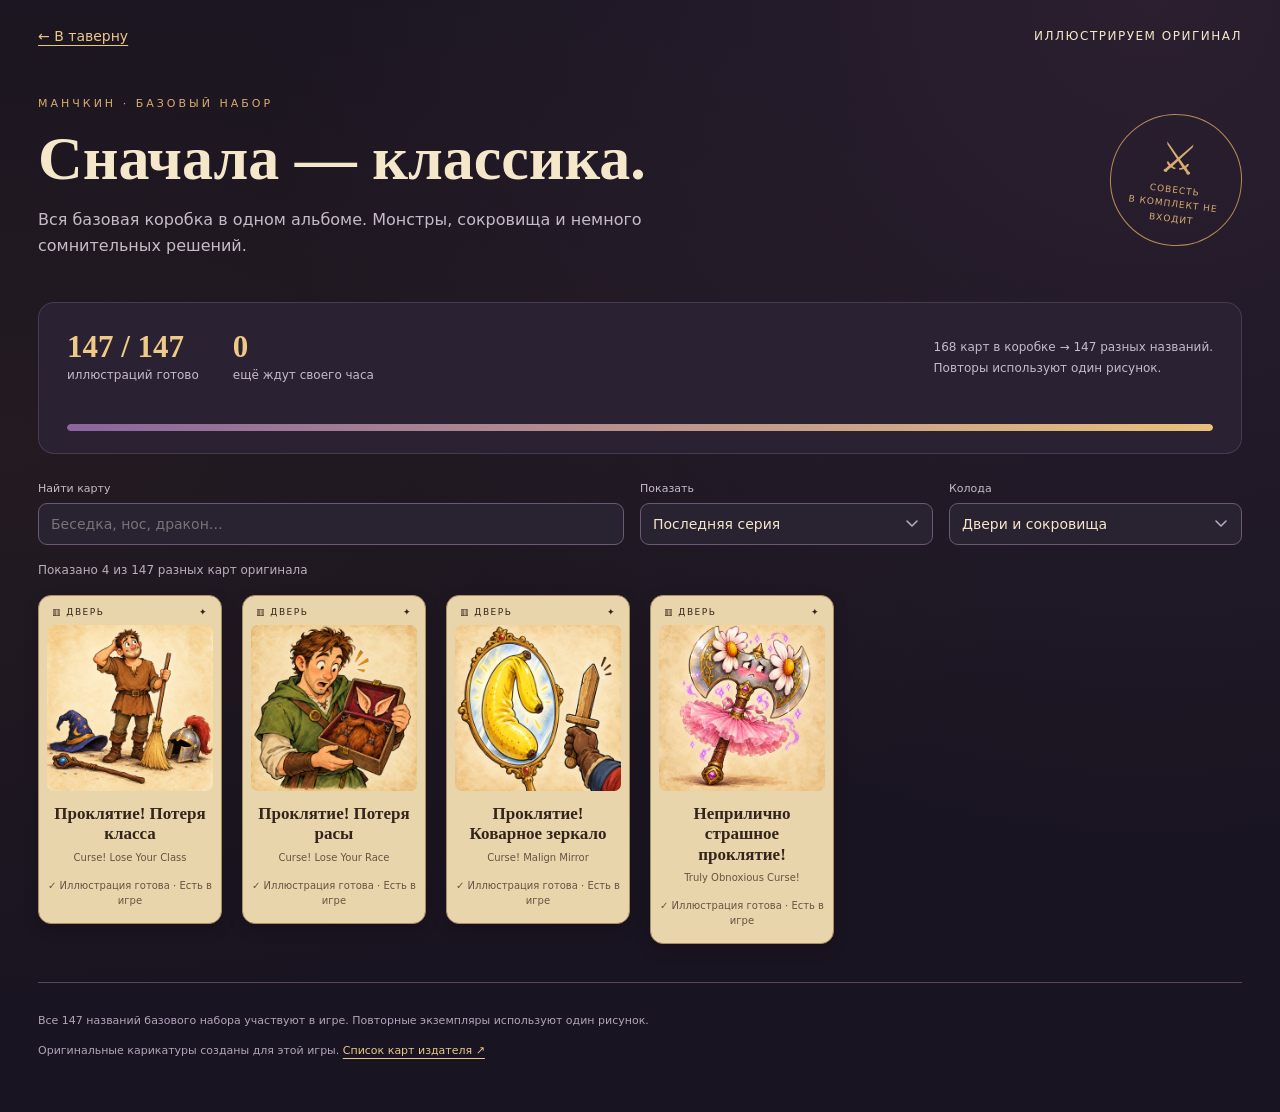
<file: public/base-art.html>
<!doctype html>
<html lang="ru">
<head><meta charset="UTF-8"><meta name="viewport" content="width=device-width,initial-scale=1"><meta name="theme-color" content="#191421"><title>Оригинальный Манчкин — альбом иллюстраций</title><link rel="stylesheet" href="base-art.css"><link rel="stylesheet" href="selects.css"></head>
<body>
<main>
  <nav><a href="/">← В таверну</a><span>ИЛЛЮСТРИРУЕМ ОРИГИНАЛ</span></nav>
  <header><div><p class="eyebrow">МАНЧКИН · БАЗОВЫЙ НАБОР</p><h1>Сначала — классика.</h1><p class="intro">Вся базовая коробка в одном альбоме. Монстры, сокровища и немного сомнительных решений.</p></div><div class="seal" aria-hidden="true">⚔<small>СОВЕСТЬ<br>В КОМПЛЕКТ НЕ ВХОДИТ</small></div></header>
  <section class="progress-panel" aria-label="Прогресс иллюстраций"><div><strong id="ready-count"></strong><span>иллюстраций готово</span></div><div><strong id="remaining-count"></strong><span>ещё ждут своего часа</span></div><p>168 карт в коробке → 147 разных названий.<br>Повторы используют один рисунок.</p><progress id="art-progress" max="147" value="0" aria-label="Готовые иллюстрации"></progress></section>
  <section class="filters" aria-label="Фильтры альбома"><label>Найти карту<input type="search" id="art-search" placeholder="Беседка, нос, дракон…"></label><label>Показать<select id="art-status"><option value="latest">Последняя серия</option><option value="ready">Все готовые</option><option value="all">Весь оригинал</option><option value="pending">Ещё без рисунка</option></select></label><label>Колода<select id="art-deck"><option value="all">Двери и сокровища</option><option value="doors">Двери</option><option value="treasures">Сокровища</option></select></label></section>
  <p id="shown-count" class="shown" role="status" aria-live="polite"></p><section id="art-grid" class="art-grid" aria-label="Иллюстрации карт"></section>
  <p id="empty" hidden>Ничего не нашлось. Даже проклятие поиска нас сегодня пощадило.</p>
  <footer><p>Все 147 названий базового набора участвуют в игре. Повторные экземпляры используют один рисунок.</p><p>Оригинальные карикатуры созданы для этой игры. <a href="https://munchkin.game/products/games/munchkin/" target="_blank" rel="noreferrer">Список карт издателя ↗</a></p></footer>
</main><script type="module" src="base-art.js"></script>
</body></html>
</file>
<file: public/style.css>
@import url('https://fonts.googleapis.com/css2?family=Manrope:wght@400;500;600;700;800&family=Unbounded:wght@500;600;700;800;900&display=swap');
:root{--bg:#17141e;--panel:#211c29;--border:#ffffff12;--muted:#9a92a6;--text:#eee8e0;--gold:#f4b96c;--purple:#aa8bd6}*{box-sizing:border-box}body{margin:0;background:var(--bg);color:var(--text);font:14px/1.6 Manrope,Arial,sans-serif}button,input{font:inherit}button,a{-webkit-tap-highlight-color:transparent}button{cursor:pointer;color:inherit}button:disabled{opacity:.4;cursor:not-allowed}button{transition:background .2s,transform .2s,border-color .2s}button:hover:not(:disabled){filter:brightness(1.1)}button:active:not(:disabled){transform:translateY(2px)}button:focus-visible,a:focus-visible,input:focus-visible{outline:2px solid var(--gold);outline-offset:4px}a{color:inherit}header,main,footer{position:relative;max-width:1400px;margin:auto}header{height:111px;display:flex;align-items:center;justify-content:space-between;padding:0 56px;border-bottom:1px solid var(--border)}.brand{text-decoration:none;display:flex;gap:13px;align-items:center;font:800 22px Unbounded,Arial,sans-serif;letter-spacing:1px}.brand-icon{font-size:40px;color:var(--gold);line-height:1}.brand small{display:block;font:600 8px Manrope,Arial,sans-serif;color:var(--muted);letter-spacing:3px;margin-top:6px}.header-right{display:flex;align-items:center;gap:21px}.local{font-size:9px;letter-spacing:1.5px;color:var(--muted)}.local i,.live-dot{display:inline-block;background:#9fb899;width:6px;height:6px;border-radius:100%;margin-right:8px;box-shadow:0 0 12px #9fb89955}.outline,.icon-btn{background:#ffffff03;border:1px solid #ffffff1c;border-radius:8px;padding:10px 17px;font-size:12px;font-weight:700}.outline span{margin-left:12px;color:var(--muted)}.icon-btn{font-size:20px;line-height:1;padding:12px}.icon-btn.enabled{color:var(--gold)}.ambient{position:fixed;inset:0;pointer-events:none;background:radial-gradient(ellipse at 22% 49%,#6c40511f,transparent 44%),radial-gradient(ellipse at 80% 17%,#6e52731c,transparent 45%)}.ambient:after{content:'';position:absolute;inset:0;opacity:.08;background-image:url("data:image/svg+xml,%3Csvg viewBox='0 0 180 180' xmlns='http://www.w3.org/2000/svg'%3E%3Cfilter id='n'%3E%3CfeTurbulence type='fractalNoise' baseFrequency='.8' numOctaves='3' stitchTiles='stitch'/%3E%3C/filter%3E%3Cpath fill='%23fff' filter='url(%23n)' opacity='.4' d='M0 0h180v180H0z'/%3E%3C/svg%3E")}main{padding:48px 56px 0}.lobby{display:grid;grid-template-columns:1.1fr 1fr;gap:76px}.eyebrow{font-size:9px;letter-spacing:2px;color:var(--gold);font-weight:800}.eyebrow span{display:inline-block;border:1px solid var(--gold);width:6px;height:6px;transform:rotate(45deg);margin-right:8px}h1{font:800 clamp(38px,4.1vw,62px)/1.23 Unbounded,Arial,sans-serif;letter-spacing:-2px;margin:25px 0 20px}h1 em{color:var(--gold);font-style:normal}h2{font:600 25px/1.5 Unbounded,Arial,sans-serif;letter-spacing:-.7px;margin:14px 0 4px}.hero-desc{font-size:15px;color:#b4aab9;line-height:1.9}.hero-tags{display:flex;gap:20px;margin-top:24px;font-size:11px;color:#bdb2c7}.hero-tags span:first-child{color:var(--gold)}.hero-art{height:317px;position:relative;max-width:450px;margin:30px 0 0 15px}.rune-circle{position:absolute;inset:5px 20px -35px 5px;border:1px dashed #9d749330;border-radius:50%;transform:rotate(-30deg)}.rune-circle:after{content:'✦';font-size:32px;position:absolute;top:40px;left:-13px;color:#826386}.show-card{position:absolute;width:180px;filter:drop-shadow(0 15px 20px #0005)}.show-card.behind{left:42px;top:13px;transform:rotate(-16deg);animation:float-back 7s ease-in-out infinite}.show-card.front{left:189px;top:26px;transform:rotate(11deg);animation:float-front 7s ease-in-out infinite}.show-card .card{min-height:267px}.show-card .art{height:143px}.show-card .card-copy h3{font-size:13px}.bubble{position:absolute;right:-28px;top:8px;transform:rotate(7deg);background:#d1b7d9;color:#392b42;padding:13px 19px;border-radius:12px 12px 12px 2px;font-size:11px;font-weight:800;line-height:1.6;box-shadow:0 7px 20px #0002}.spark{position:absolute;color:var(--gold);font-size:29px}.s1{left:6px;top:120px}.s2{right:3px;bottom:26px;font-size:40px}.tiny-dice{position:absolute;bottom:0;left:12px;color:#c9a6cf;font-size:48px;transform:rotate(-20deg)}.setup{background:linear-gradient(135deg,#292331,#211c29);border:1px solid #ffffff15;border-radius:16px;padding:27px 30px;box-shadow:0 20px 70px #08060c20}.section-kicker{font-size:10px;letter-spacing:1.8px;font-weight:800;display:flex;justify-content:space-between;color:#d0c2d8}.section-kicker span{color:#82758e;font-size:8px}.muted{color:var(--muted);font-size:12px;line-height:1.8}.setup>.muted{margin-top:3px}.field-title{display:flex;justify-content:space-between;font-size:11px;font-weight:800;margin:24px 0 11px}.field-title>span{font-size:9px;color:var(--muted);font-weight:500}.count-select{display:grid;grid-template-columns:repeat(5,1fr);gap:7px}.count-select button{background:#19161f;border:1px solid #ffffff12;border-radius:7px;height:49px;display:flex;align-items:center;justify-content:center;gap:8px;font-weight:800}.count-select button>span{font-size:12px;letter-spacing:-4px;opacity:.5}.count-select button.active{background:#f4b96c18;border-color:#c79254;color:var(--gold)}.segmented{display:flex;background:#19161f;border-radius:7px;padding:4px;margin:12px 0}.segmented button{width:50%;padding:9px 3px;border:0;background:transparent;color:#93879e;font-size:10px;border-radius:4px;font-weight:700}.segmented .active{background:#3b3145;color:#eee4f2}.names{display:grid;grid-template-columns:1fr;gap:5px;max-height:149px;overflow:auto;padding-right:4px}.names label{display:flex;gap:9px;align-items:center;background:#ffffff03;border:1px solid #ffffff09;border-radius:6px;padding:6px 9px}.names label>span{font-size:9px;font-weight:800;width:19px;height:19px;text-align:center;line-height:19px;color:#33263a;border-radius:5px}.names input{background:none;border:0;color:#c9c0d0;min-width:0;width:100%;font-size:11px;outline-offset:1px}.names small{color:#8d8296;font-size:8px;letter-spacing:1px}.sets{display:flex;flex-direction:column;gap:7px}.set{text-align:left;display:flex;align-items:center;gap:12px;padding:10px 12px;background:#1a1720;border:1px solid #ffffff12;border-radius:8px}.set.selected{background:#3a303724;border-color:#77604c}.set strong{display:block;font-size:11px}.set small{display:block;font-size:9px;color:var(--muted);margin-top:2px}.set-icon{display:grid;place-items:center;width:36px;height:36px;border-radius:7px;background:#3e3030;font-size:22px;color:#f0ba79}.set-icon.green{background:#2e3832;color:#b3c697}.set-icon.purple{background:#3b3049;color:#b6a0d6}.check{margin-left:auto;width:18px;height:18px;border:1px solid #685b67;border-radius:5px;text-align:center;line-height:16px;font-size:11px}.selected .check{color:#27202b;background:var(--gold);border-color:var(--gold)}.deck-note{font-size:9px;color:#a394aa;margin:13px 0 19px}.primary{border:1px solid #ffcb87;background:var(--gold);color:#38281e;font-weight:800;font-size:12px;border-radius:8px;padding:13px 21px;box-shadow:0 4px 16px #f4b96c0c}.primary:hover:not(:disabled){box-shadow:0 4px 24px #f4b96c22}.start{width:100%;display:flex;align-items:center;justify-content:space-between;font-size:13px;padding:15px 19px}.start span{font-size:20px}.setup-note{text-align:center;font-size:9px;color:#9b8da4;margin-bottom:0}.text-btn{display:block;border:0;background:none;font-size:11px;text-decoration:underline;text-underline-offset:4px;color:var(--muted);margin:14px auto 0;padding:4px}.steps{margin:43px 0 30px;border-top:1px solid var(--border);border-bottom:1px solid var(--border);display:grid;grid-template-columns:repeat(3,1fr);padding:22px 0}.steps>div{display:flex;align-items:center;gap:17px;padding:0 26px;border-right:1px solid var(--border);position:relative}.steps>div:first-child{padding-left:0}.steps>div:last-child{border:0}.steps b{font:600 12px Unbounded,Arial,sans-serif;color:#8d729b}.steps strong{display:block;font-size:11px}.steps small{font-size:10px;color:var(--muted);display:block;margin-top:3px}.steps .art{height:66px;width:65px;margin-left:auto;opacity:.8}footer{padding:12px 56px 29px;display:flex;justify-content:space-between;gap:15px;font-size:9px;color:#766d80}footer button{border:0;background:none;color:#9786a4;font-size:9px;padding:0}.art{width:100%;display:block}.card{background:#e9d5b2;color:#392f3e;border:4px solid #3d3346;outline:1px solid #b39a79;border-radius:11px;overflow:hidden;position:relative;width:100%;text-align:center;box-shadow:inset 0 0 40px #a87d4d26}.card-top{display:flex;justify-content:space-between;padding:8px 10px 0;font-weight:800;align-items:center;font-size:8px;text-transform:uppercase;letter-spacing:.7px}.card-top b{font-size:18px;line-height:1;color:#6c4056}.card .art{height:128px;margin-top:-7px;filter:drop-shadow(0 7px 1px #845f5322)}.card-copy{padding:0 8px 7px}.card h3{font-weight:800;line-height:1.25;font-size:13px;margin:0 0 3px}.card-copy small{font-size:7px;color:#75616e;display:block;line-height:1.2}.card p{font-size:8px;line-height:1.35;margin:7px 0 0;min-height:11px}.card-set{background:#362c3d0e;border-top:1px solid #362c3d15;padding:4px;font-size:6px;text-transform:uppercase;letter-spacing:1px;font-weight:800}.monster-card{background:#d8c2df;outline-color:#b89cc4}.set-axe:not(.monster-card){background:#d2d4ae}.set-cleric:not(.monster-card){background:#c7cfde}.game-heading{display:flex;align-items:center;gap:26px;margin-bottom:23px}.game-heading>div:first-child{margin-right:auto}.game-heading h2{font-size:22px}.game-heading .eyebrow{font-size:8px;letter-spacing:1px}.game-heading .live-dot{margin-left:14px;vertical-align:middle}.round{font-size:9px;color:var(--muted)}.round b{font:500 24px Unbounded,Arial,sans-serif;color:#d6c6df;margin-left:8px}.players{display:flex;gap:10px;margin-bottom:22px}.player{flex:1;min-width:0;display:flex;gap:10px;position:relative;align-items:center;border:1px solid var(--border);background:#211c28;border-radius:9px;padding:14px 12px 21px}.player.current{border-color:#a87a4a;background:linear-gradient(110deg,#3c2d2b,#211c28)}.avatar{background:color-mix(in srgb,var(--player) 18%,transparent);color:var(--player);width:33px;height:35px;display:grid;place-items:center;font-size:22px;border-radius:8px;flex-shrink:0}.player-name{min-width:0;flex:1}.player-name strong{display:block;font-size:11px;white-space:nowrap;overflow:hidden;text-overflow:ellipsis}.player-name small{font-size:6px;letter-spacing:1px;color:#9a8ca5}.player-stat{text-align:center}.player-stat b{display:block;color:var(--player);font:600 18px Unbounded,Arial,sans-serif;line-height:1.5}.player-stat small{font-size:6px;color:var(--muted)}.level-track{display:flex;position:absolute;bottom:8px;left:12px;right:12px;gap:3px}.level-track i{flex:1;background:#ffffff09;height:2px;border-radius:4px}.level-track .filled{background:var(--player)}.game-layout{display:grid;grid-template-columns:minmax(0,1fr) 270px;gap:18px}.board{background:radial-gradient(ellipse at 50% 55%,#59435333,transparent 70%),#201b27;border:1px solid #5d485b66;border-radius:13px;padding:19px 23px;position:relative;overflow:hidden}.board:before{content:'';position:absolute;width:340px;height:340px;left:calc(50% - 170px);top:49px;border:1px dashed #b99a7c17;border-radius:50%;pointer-events:none}.board-top{display:flex;justify-content:space-between;font-size:8px;letter-spacing:1.5px;color:#a48cae}.board-top span:first-child{color:#dbc0a3}.arena{display:flex;justify-content:space-evenly;align-items:center;gap:25px;min-height:315px}.deck{width:108px;min-width:85px;height:163px;border:3px double #a1846755;border-radius:9px;background:repeating-linear-gradient(45deg,#ffffff02,#ffffff02 2px,transparent 2px,transparent 9px),#322633;box-shadow:3px 3px #18131c,4px 4px #826b5844,7px 7px #18131c,8px 8px #826b5833;text-align:center;transform:rotate(-5deg)}.deck .art{height:100px;margin-top:4px;opacity:.7}.deck strong{font-size:8px;display:block;letter-spacing:2px;color:#c1a585}.deck small{display:block;font-size:8px;color:#8d7993;margin-top:5px}.treasure-deck{transform:rotate(5deg);background-color:#3d3028}.encounter{width:185px;flex-shrink:0;z-index:1}.encounter .card{min-height:258px}.encounter .card .art{height:153px}.empty-encounter .art{height:205px;opacity:.65}.empty-encounter>span,.empty-encounter>small{display:block;text-align:center;font-size:10px;color:#bca7c6}.empty-encounter>small{font-size:9px;color:#82728f;margin-top:5px}.combat-line{border-top:1px solid var(--border);padding:14px 0 11px;display:flex;justify-content:center;align-items:center;gap:35px;font-size:9px;letter-spacing:1px;color:#b5a7bd}.combat-line b{font:600 22px Unbounded,Arial,sans-serif;color:var(--gold);margin-left:8px}.versus{color:#80688e;font:600 11px Unbounded,Arial,sans-serif}.table-joke{font-style:italic;letter-spacing:0;font-size:11px;color:#a58baf}.actions{display:flex;gap:9px;justify-content:center;flex-wrap:wrap;min-height:46px;align-items:center}.actions .outline{font-size:10px;padding:12px}.danger{color:#d5949e}.chronicle{border:1px solid var(--border);background:#201b27;border-radius:12px;padding:19px 18px;display:flex;flex-direction:column}.chronicle>.muted{font-size:9px;margin-top:8px}.logs{max-height:287px;overflow:auto;flex:1;scrollbar-width:thin;scrollbar-color:#56475f transparent}.log{display:flex;gap:10px;border-bottom:1px solid #ffffff07;padding:10px 0;color:#9d8fa9}.log>span{color:#7b658a}.log p{margin:0;font-size:10px;line-height:1.75}.log:first-child{color:#d1c1dc}.log.gold>span,.log.gold p{color:#d9b37f}.log.bad p{color:#d39aa8}.tip{border-top:1px solid var(--border);margin-top:15px;padding-top:13px}.tip>span{font-size:7px;letter-spacing:1.7px;color:#b4a070}.tip p{font-size:9px;line-height:1.9;color:#95879f;margin-bottom:0}.inventory{margin:25px 0 28px}.inventory-head{display:flex;align-items:center;justify-content:space-between;margin-bottom:18px}.inventory-head h3{font-size:13px;margin:0}.inventory-head h3 span{font-size:9px;color:#9e8bab;background:#312738;border-radius:4px;padding:4px 7px;margin-left:8px}.inventory-head>span{font-size:7px;letter-spacing:1.3px;color:#8e8097}.hand{display:flex;gap:12px;overflow-x:auto;align-items:flex-start;padding:5px 5px 15px;scrollbar-width:thin;scrollbar-color:#65516f transparent;min-height:220px}.hand-card{flex:0 0 139px;padding:0;background:none;border:0;transition:transform .25s;transform-origin:bottom center}.hand-card:hover{transform:translateY(-7px) rotate(-2deg);filter:brightness(1.04)}.hand-card .card{min-height:208px;border-width:3px}.hand-card .art{height:100px}.hand-card .card h3{font-size:10px}.hand-card .card p{font-size:7px;min-height:17px}.hand-card .card-copy small{font-size:6px}.hand-card .card-top{font-size:7px}.hand-card .card-set{font-size:5px}.equipment{display:flex;align-items:center;flex-wrap:wrap;gap:8px;border-top:1px solid var(--border);padding-top:15px}.equipment>span{font-size:7px;letter-spacing:1px;color:#8d7d97;margin-right:10px}.equipment>small{font-size:10px;color:#8b7f95}.equip-chip{border:1px solid #786c4c44;background:#c4aa7210;border-radius:5px;padding:7px 10px;font-size:9px;color:#c2af8c}.equip-chip b{color:var(--gold);padding-left:5px}.hidden-hand{font-size:60px;letter-spacing:12px;color:#54415e;text-align:center;width:100%}.hidden-hand small{display:block;letter-spacing:0;font-size:11px}.thinking{color:var(--gold);font-size:12px}.thinking>span{animation:pulse 1s infinite}.overlay{position:fixed;inset:0;background:#0b0812d9;backdrop-filter:blur(8px);z-index:50;display:flex;align-items:center;justify-content:center;padding:24px;animation:fade-in .2s}.modal{position:relative;width:540px;max-width:100%;max-height:90vh;overflow:auto;text-align:center;background:linear-gradient(130deg,#302536,#211c29);border:1px solid #79607d88;border-radius:17px;padding:29px 35px;box-shadow:0 24px 100px #0008;scrollbar-width:thin}.modal h2{font-size:22px;margin:4px 0 17px}.modal p{font-size:12px;color:#b6a7c0;line-height:1.9}.modal>.primary{margin-top:13px}.modal a{color:var(--gold)}.inspect-card{width:205px;margin:0 auto 15px}.inspect-card .art{height:160px}.inspect-card .card{min-height:280px}.rules-list{text-align:left;font-size:11px;line-height:1.9;padding-left:19px;color:#b8a9c2}.rules-list li{padding:5px 0}.rules-list b{color:var(--gold)}.target{display:block;width:100%;margin:8px 0;text-align:left}.pass-icon{font-size:60px;color:var(--gold);margin:5px auto 20px}.winner-art{width:170px;margin:auto}.confetti{position:fixed;top:-20px;width:9px;height:17px;z-index:80;pointer-events:none;animation:confetti 3s ease-in forwards}#toast{position:fixed;bottom:28px;left:50%;transform:translate(-50%,15px);max-width:90vw;opacity:0;pointer-events:none;transition:.25s;background:#46354e;border:1px solid #96749f;color:#f5e8dc;border-radius:9px;font-size:12px;padding:13px 23px;z-index:100;box-shadow:0 10px 50px #0008}#toast.show{opacity:1;transform:translate(-50%,0)}.revealed{animation:reveal .5s ease-out}.in-combat{animation:breathe 4s infinite}@keyframes reveal{from{transform:rotateY(90deg) scale(.8);opacity:0}to{transform:rotateY(0);opacity:1}}@keyframes float-front{50%{transform:translateY(-10px) rotate(8deg)}}@keyframes float-back{50%{transform:translateY(6px) rotate(-13deg)}}@keyframes pulse{50%{opacity:.2}}@keyframes fade-in{from{opacity:0}to{opacity:1}}@keyframes breathe{50%{filter:drop-shadow(0 0 20px #a26b9222)}}@keyframes confetti{to{top:110vh;transform:rotate(720deg) translateX(70px)}}
@media(min-width:1450px){main{padding-top:60px}.hero-art{margin-top:45px;height:335px}.lobby{gap:110px}.hero h1{font-size:66px}}@media(max-width:1100px){header{padding:0 30px}main{padding:35px 30px 0}.lobby{gap:35px}.setup{padding:23px}.hero-art{margin-left:0}.show-card.front{left:150px}.show-card.behind{left:20px}.bubble{right:-5px}.hero-tags{gap:12px}.game-layout{grid-template-columns:minmax(0,1fr) 225px}.player{padding-left:8px;padding-right:8px;gap:7px}.avatar{width:25px;font-size:17px}.player-name strong{font-size:9px}.player-stat b{font-size:15px}.players:has(.player:nth-child(4)){flex-wrap:wrap}.players:has(.player:nth-child(4)) .player{flex:1 1 28%}footer{padding-left:30px;padding-right:30px}.arena{gap:15px}.steps>div{padding:0 15px}.steps .art{width:43px}}
@media(max-width:800px){header{height:85px;padding:0 22px}.brand{font-size:17px}.brand small{font-size:6px}.brand-icon{font-size:30px}.local{display:none}.header-right{gap:8px}.header-right .outline{font-size:10px;padding:9px}.header-right .icon-btn{padding:9px}main{padding:30px 22px 0}.lobby{grid-template-columns:1fr;gap:10px}.hero{position:relative;min-height:490px}.hero h1{font-size:46px;position:relative;z-index:2}.hero-desc{font-size:13px}.hero-art{position:absolute;right:0;bottom:0;width:340px;height:265px;opacity:.8}.hero-tags{position:relative;z-index:2}.show-card{width:146px}.show-card .card{min-height:230px}.show-card .art{height:115px}.show-card.front{left:157px;top:15px}.show-card.behind{left:38px}.bubble{top:1px;right:-2px;font-size:8px;padding:8px}.hero-desc,.hero-tags{max-width:220px}.hero .eyebrow{font-size:7px}.tiny-dice{font-size:35px;left:25px;bottom:6px}.hero-art .s1{top:130px}.setup{margin-top:12px}.steps{gap:16px;padding:20px 0}.steps>div{padding:0;border:none;gap:9px}.steps .art{display:none}.steps strong{font-size:9px}.steps small{font-size:8px}.steps b{font-size:10px}footer{padding:5px 22px 20px;flex-direction:column;font-size:8px;gap:5px}.game-heading{gap:10px;flex-wrap:wrap}.game-heading h2{font-size:17px}.game-heading .eyebrow{font-size:6px}.game-heading .outline{padding:8px;font-size:9px}.round{display:none}.players{flex-wrap:wrap;gap:7px}.player{flex:1 1 28%;padding:9px 8px 19px}.player-name strong{font-size:9px}.game-layout{grid-template-columns:1fr}.chronicle{max-height:190px}.chronicle .tip,.chronicle>.muted{display:none}.logs{margin-top:8px}.log{padding:6px 0}.board{padding:16px}.arena{min-height:290px;gap:14px}.deck{width:80px;min-width:65px;height:130px}.deck .art{height:73px}.deck strong{font-size:6px;letter-spacing:1px}.encounter{width:160px}.encounter .card{min-height:232px}.encounter .card .art{height:131px}.board-top{font-size:6px;letter-spacing:1px}.inventory-head>span{display:none}.hand-card{flex-basis:130px}.modal{padding:25px}.combat-line{gap:20px}.combat-line b{font-size:19px}}
@media(max-width:420px){.hero h1{font-size:39px}.hero-art{right:-5px;width:292px;bottom:-10px}.show-card.front{left:139px}.show-card.behind{left:24px}.bubble{right:-3px;top:-5px}.hero{min-height:465px}.setup h2{font-size:20px}.setup{padding:21px 18px}.arena{gap:10px}.deck{min-width:52px;width:59px;height:113px}.deck .art{height:63px}.encounter{width:144px}.encounter .card .art{height:120px}.encounter .card{min-height:220px}.player{flex-basis:44%}.table-joke{font-size:9px}.combat-line{gap:15px}.actions .primary{font-size:10px}.steps small{font-size:7px}.steps strong{font-size:8px}.steps{gap:10px}.hero-tags{font-size:9px}}
@media(prefers-reduced-motion:reduce){*,*:before,*:after{animation:none!important;transition:none!important;scroll-behavior:auto!important}}
/* Explicit equipment places and the extended, opt-in collection. */
.set-row[hidden]{display:none}.set-row>.set{width:100%}.catalog{margin-top:12px;border:1px solid #82659144;border-radius:9px;background:#18141d55}.catalog summary{cursor:pointer;padding:12px 13px;color:#c5adcf;font-size:11px;font-weight:800;display:flex;align-items:center;justify-content:space-between;gap:10px;list-style:none}.catalog summary::-webkit-details-marker{display:none}.catalog summary span{font-size:8px;font-weight:500;color:#9a86a6}.catalog[open] summary{border-bottom:1px solid var(--border)}.catalog-tools{padding:13px 12px 5px}.catalog-tools input{background:#15121b;border:1px solid #72617e66;border-radius:6px;width:100%;padding:10px 12px;font-size:11px;color:var(--text)}.catalog-tools>div{display:flex;gap:12px;margin:8px 0 0}.catalog-tools button{border:0;background:none;padding:3px 0;font-size:9px;color:var(--gold)}.catalog-note{padding:0 13px;color:#9b88a6;font-size:9px;line-height:1.7}.extra-sets{max-height:330px;overflow:auto;padding:0 11px 12px;scrollbar-width:thin;scrollbar-color:#70557e transparent}.extra-sets .set{padding:9px 10px}.extra-sets .set strong{font-size:10px}.extra-sets .set small{font-size:8px;line-height:1.6}.extra-sets .set-icon{flex-shrink:0}.extra-sets .set>span:nth-child(2){min-width:0}.extra-sets .check{flex-shrink:0}.catalog #no-sets{padding:0 13px 13px;font-size:11px;color:var(--muted)}.loadout{border-top:1px solid #ffffff16;padding-top:24px;margin-top:8px}.loadout .inventory-head>h3{font-size:15px}.gear-grid{display:grid;grid-template-columns:repeat(7,minmax(0,1fr));gap:10px}.gear-slot{min-width:0;width:100%;position:relative;display:flex;flex-direction:column;align-items:center;text-align:center;border:1px dashed #76638466;background:#211b2877;border-radius:10px;padding:11px 10px 13px;min-height:173px;color:#887690}.gear-slot.empty:hover{border-color:#b99bca;background:#36263e77}.gear-slot.occupied{border-style:solid;border-color:#bb8d5266;background:linear-gradient(145deg,#46332a77,#2c233377);box-shadow:inset 0 1px #e8c08a0a}.gear-slot.occupied:hover{border-color:#d5a866;transform:translateY(-3px)}.gear-slot .slot-label{font-size:8px;letter-spacing:1px;text-transform:uppercase;color:#a996b4;align-self:flex-start;padding-right:15px;text-align:left}.gear-slot .art{height:69px;width:82px;max-width:100%;opacity:.2;margin:7px 0}.gear-slot.occupied .art{opacity:1}.gear-slot>strong{font-size:10px;line-height:1.5;color:#b49cbd;margin-top:auto;overflow-wrap:anywhere}.gear-slot.occupied>strong{color:#e5c9a1}.gear-slot>small{font-size:7px;line-height:1.6;color:#87738f;display:block;margin-top:5px}.gear-slot.occupied>small{color:#c6a574}.slot-state{position:absolute;top:10px;right:9px;font-size:11px;width:15px;height:15px;border-radius:50%;background:#ffffff06;line-height:15px;color:#9b7ea9}.occupied .slot-state{background:#e9b66c20;color:#e9b66c}.gear-slot.locked{background:repeating-linear-gradient(135deg,#ffffff01,#ffffff01 5px,transparent 5px,transparent 11px);border-color:#72617c33}.gear-slot.locked .art{opacity:.09}.gear-slot.locked>strong{color:#73627c}.gear-slot.shared{background:linear-gradient(145deg,#3e333433,#2c233377);border-color:#bb8d5244}.gear-slot.shared .art{opacity:.55}.identity-grid{display:grid;grid-template-columns:1fr 1fr;gap:16px;margin-top:18px}.identity-section{padding:17px;border:1px solid #7c639044;border-radius:12px;background:linear-gradient(130deg,#38294444,#241d2c77)}.identity-section.race{border-color:#688c7a44;background:linear-gradient(130deg,#293e3744,#241d2c77)}.identity-heading{display:flex;justify-content:space-between;align-items:center;gap:10px;margin-bottom:14px}.identity-heading h4{margin:0;font-size:13px;color:#d6c0e6}.identity-heading h4 span{margin-left:7px;color:#a78dbb;font:600 10px Unbounded,Arial,sans-serif}.race .identity-heading h4{color:#bdcfbf}.race .identity-heading h4 span{color:#8caa9c}.identity-heading>small{font-size:8px;color:#9983a6;text-align:right}.identity-slots{display:grid;grid-template-columns:repeat(auto-fit,minmax(105px,1fr));gap:10px}.identity-slots .gear-slot{min-height:151px}.identity-slots .occupied{border-color:#ad88ca77;background:#73538b20}.identity-slots .occupied>strong{color:#d5b9ea}.race .identity-slots .occupied{border-color:#79a49177;background:#54857120}.race .identity-slots .occupied>strong{color:#b5d3bf}.identity-slots .gear-slot .art{height:58px}.modifier-slot{margin-top:10px}.modifier-slot .gear-slot{min-height:62px;display:grid;grid-template-columns:40px 1fr;grid-template-rows:auto auto;align-items:center;text-align:left;padding:10px 30px 10px 12px;column-gap:12px}.modifier-slot .slot-label{grid-column:2;grid-row:1;font-size:7px;margin-bottom:3px}.modifier-slot .art{grid-column:1;grid-row:1/4;width:40px;height:40px;margin:0}.modifier-slot .gear-slot>strong{grid-column:2;grid-row:2;font-size:10px}.modifier-slot .gear-slot>small{grid-column:2;grid-row:3;margin-top:1px;font-size:8px}.identity-section .equip-chip{margin-top:10px}.loadout-note{color:#897693;font-size:9px;margin-top:15px;line-height:1.9}.quest-slot{margin-top:13px}.replacement-note{padding:11px;background:#edb26b12;border:1px solid #edb26b33;border-radius:6px;color:#d8b990!important}.modal #replace-equipment{display:block;margin:12px auto}.game-heading .eyebrow{max-width:750px;line-height:1.8}.board-top>span:first-child{max-width:65%;overflow:hidden;text-overflow:ellipsis;white-space:nowrap}
@media(max-width:1100px){.gear-grid{grid-template-columns:repeat(4,minmax(0,1fr))}.gear-slot{min-height:153px}.gear-slot .art{height:62px}.identity-heading{align-items:flex-start;flex-direction:column;gap:3px}.identity-heading small{text-align:left}}
@media(max-width:650px){.gear-grid{grid-template-columns:repeat(2,minmax(0,1fr));gap:9px}.gear-slot{min-height:148px}.gear-grid>.gear-slot:last-child{grid-column:1/-1}.gear-grid>.gear-slot:last-child .art{height:48px}.identity-grid{grid-template-columns:1fr;gap:12px}.identity-heading{flex-direction:row;align-items:center}.identity-heading small{font-size:7px;text-align:right}.identity-section{padding:13px}.identity-slots{grid-template-columns:repeat(2,minmax(0,1fr))}.loadout-note{font-size:8px}.extra-sets{max-height:350px}}
/* Locally stored, separately selected Game-icons illustrations (CC BY 3.0). */
.card-illustration{--illustration-hue:35;position:relative;isolation:isolate;height:128px;width:100%;display:grid;place-items:center;overflow:hidden;background:radial-gradient(ellipse at 50% 48%,hsl(var(--illustration-hue) 44% 69% / .7),transparent 68%);margin-top:-2px}.illustration-symbol{position:relative;z-index:2;display:block;width:79%;height:85%;background:linear-gradient(145deg,hsl(var(--illustration-hue) 45% 34%),hsl(calc(var(--illustration-hue) + 35) 42% 19%));mask:var(--illustration-url) center/contain no-repeat;-webkit-mask:var(--illustration-url) center/contain no-repeat;transform:rotate(var(--art-tilt));filter:drop-shadow(0 3px 0 #fff4)}.illustration-ring{position:absolute;inset:10% 19%;border:1px solid hsl(var(--illustration-hue) 40% 37% / .24);border-radius:50%;transform:rotate(-20deg)}.illustration-ring:before{content:'';position:absolute;inset:8%;border:1px dashed hsl(var(--illustration-hue) 40% 37% / .24);border-radius:50%}.illustration-spark{position:absolute;color:hsl(var(--illustration-hue) 36% 33%);opacity:.6;font-size:15px}.illustration-spark.one{left:10%;top:18%;transform:rotate(13deg)}.illustration-spark.two{right:10%;bottom:16%;font-size:21px}.show-card .card-illustration{height:143px}.hand-card .card-illustration{height:100px}.encounter .card-illustration{height:153px}.inspect-card .card-illustration{height:160px}.gear-slot .card-illustration{height:69px;width:82px;max-width:100%;margin:7px 0;background:none}.gear-slot .card-illustration .illustration-symbol{background:linear-gradient(145deg,hsl(var(--illustration-hue) 65% 78%),hsl(calc(var(--illustration-hue) + 25) 44% 55%));width:90%;height:100%}.gear-slot .card-illustration .illustration-ring,.gear-slot .card-illustration .illustration-spark{display:none}.identity-slots .gear-slot .card-illustration{height:58px}.modifier-slot .gear-slot .card-illustration{grid-column:1;grid-row:1/4;width:40px;height:40px;margin:0}.reaction-banner{flex:1 0 100%;padding:13px 16px;border:1px solid #c784a366;border-radius:8px;background:#b2679412;margin:0 0 5px}.reaction-banner>span{font-size:7px;letter-spacing:2px;color:#d797b1;display:block}.reaction-banner strong{font-size:11px;display:block;color:#ecd3e2;margin:5px 0}.reaction-banner small{font-size:9px;line-height:1.7;color:#b39bbd}.encounter.monster-pack{width:370px;max-width:62%;display:flex;gap:12px;overflow-x:auto;padding:7px 5px 12px;scroll-snap-type:x mandatory;scrollbar-width:thin;scrollbar-color:#b98db5 #2b2233}.monster-pack>.card{flex:0 0 164px;scroll-snap-align:center}.monster-pack>.card .card-illustration{height:130px}.arena:has(.monster-pack){gap:16px}.arena:has(.monster-pack)>.deck{width:85px;min-width:55px}.intruder-choices{display:flex;justify-content:center;gap:16px;overflow-x:auto;padding:12px 3px 20px}.intruder-choices .hand-card{flex-basis:155px}.intruder-cost{font-size:9px;color:#d3acc7;display:block;margin-top:11px}.card-gallery{width:1040px}.gallery-controls{display:flex;gap:12px;margin:18px 0}.gallery-controls input{background:#19131f;border:1px solid #7e608d88;color:#eadfec;border-radius:6px;padding:10px 14px;flex:1;min-width:0}.gallery-controls select{background:#19131f;color:#eadfec;border:1px solid #7e608d88;border-radius:6px;padding:10px;max-width:35%}.gallery-grid{display:grid;grid-template-columns:repeat(5,minmax(0,1fr));gap:15px}.gallery-grid .card{min-height:233px}.gallery-grid .card .card-illustration{height:118px}.gallery-grid .card h3{font-size:11px}.gallery-caption{font-size:10px;color:#a48bb0;margin-top:18px}.gallery-credits{font-size:9px!important}.gallery-grid .card[hidden]{display:none}
@media(max-width:1100px){.gear-slot .card-illustration{height:62px}.gallery-grid{grid-template-columns:repeat(4,minmax(0,1fr))}}
@media(max-width:800px){.show-card .card-illustration{height:115px}.encounter .card-illustration{height:131px}.encounter.monster-pack{max-width:55%;width:230px}.monster-pack>.card{flex-basis:151px}.gallery-grid{grid-template-columns:repeat(3,minmax(0,1fr))}}
@media(max-width:500px){.gallery-grid{grid-template-columns:repeat(2,minmax(0,1fr));gap:12px}.gallery-controls{flex-direction:column}.gallery-controls select{max-width:100%}.card-gallery{padding:24px 18px}.encounter.monster-pack{max-width:54%}.monster-pack>.card{flex-basis:140px}.monster-pack>.card .card-illustration{height:120px}.reaction-banner strong{font-size:10px}.reaction-banner small{font-size:8px}}
.illustration-symbol{mask-mode:luminance;-webkit-mask-source-type:luminance}
.modal .card p{color:#66505c}.modal .card-copy small{color:#78626f}
/* Character abilities use the same gold/violet language as the table. */
.abilities-panel{margin:24px 0;padding:22px;border:1px solid #655038;border-radius:16px;background:linear-gradient(120deg,#292137,#211f2b)}
.trait-grid{display:grid;grid-template-columns:repeat(auto-fit,minmax(245px,1fr));gap:14px}.trait-grid article{padding:16px;background:#14131d88;border-radius:10px;border-left:3px solid #c99a61}.trait-grid article strong{color:#efbd7d}.trait-grid p{font-size:13px;line-height:1.65;color:#c4bfce;margin:8px 0 14px}.trait-grid button{margin:5px 8px 0 0;padding:10px 12px;font-size:12px}.trait-grid button:disabled{opacity:.35;cursor:not-allowed}.cost-choices{display:grid;gap:8px;margin:16px 0;max-height:310px;overflow:auto}.cost-choices label{display:flex;align-items:center;gap:12px;background:#ffffff08;padding:12px;border:1px solid #ffffff12;border-radius:8px;cursor:pointer}.cost-choices label:has(input:checked){border-color:#d4a46a;background:#d4a46a18}.cost-choices input{accent-color:#d4a46a;width:18px;height:18px}.ability-target{display:grid;gap:8px}.ability-target select{width:100%;padding:12px;background:#24202f;color:#ede5db;border:1px solid #655038;border-radius:8px}.deck small{font-size:10px}
.ai-badge{padding:0;border:0;background:none;color:#b6a0de;font:inherit;letter-spacing:0;text-transform:none;cursor:pointer}.ai-badge:hover{color:#efbd7d;text-decoration:underline}.ai-profile-grid{display:grid;grid-template-columns:1fr 1fr;gap:10px;margin:20px 0}.ai-profile-grid article{border:1px solid #ffffff12;border-radius:10px;padding:14px}.ai-profile-grid article.selected{border-color:#d7aa70;background:#d7aa7012}.ai-profile-grid p{font-size:12px;line-height:1.5;margin:8px 0 0}.ai-profile-grid strong{color:#e8bc80}.names select{background:#25212e;border:1px solid #57475d;color:#dcd4df;border-radius:6px;max-width:105px;font-size:11px;padding:7px}.monster-inspect{position:relative;padding:0;border:0;background:none;color:inherit;cursor:pointer;text-align:left;flex-shrink:0}.monster-modifier{position:absolute;bottom:-18px;left:0;right:0;text-align:center;font-size:11px;color:#edac84}.treasure-effects{margin:20px 0;padding:20px;border:1px solid #75613d;border-radius:12px;background:#d6ae6410}.treasure-effects p{font-size:12px;color:#b9afc5}.treasure-effects button{margin:4px 10px 4px 0}.rules-status{font-size:11px!important;line-height:1.55;color:#b2a9be}.rules-status.checked{color:#a5c8ad}.rules-status a{color:#d8b579}.die-options{display:flex;gap:10px;margin:20px 0}.die-options button{font-size:24px;padding:12px 18px}@media(max-width:600px){.ai-profile-grid{grid-template-columns:1fr}.names select{max-width:80px}.die-options{gap:5px}.die-options button{padding:10px}}
.modal.ai-profiles{width:min(1100px,94vw);max-width:1100px}.ai-profiles .ai-profile-grid{grid-template-columns:repeat(5,minmax(0,1fr))}.ai-profiles .ai-profile-grid article{padding:12px}.ai-profiles .ai-profile-grid p{font-size:12px;line-height:1.5}.item-granted-ability{margin:14px 0 0;padding:16px;border-left:3px solid #c99a61;background:#14131d88;border-radius:10px}.item-granted-ability strong{color:#efbd7d}.item-granted-ability p{font-size:13px;color:#c4bfce}@media(max-width:900px){.ai-profiles .ai-profile-grid{grid-template-columns:repeat(3,minmax(0,1fr))}}@media(max-width:600px){.ai-profiles .ai-profile-grid{grid-template-columns:1fr 1fr}}
/* Original painted caricatures replace monochrome masks on illustrated cards. */
.painted-illustration{background:#eadac0;isolation:auto;border-radius:9px;margin:4px 0 5px;box-shadow:inset 0 0 0 1px #6842371c}.painted-illustration img{display:block;width:100%;height:100%;object-fit:cover;object-position:50% 48%;transition:transform .35s ease;filter:saturate(.93)}.hand-card:hover .painted-illustration img{transform:scale(1.06)}.gear-slot .painted-illustration{width:90px;height:75px;background:#eadac0;border-radius:9px;box-shadow:0 3px 12px #0003}.gear-slot .painted-illustration img{object-fit:cover}.identity-slots .gear-slot .painted-illustration{height:62px}.inspect-card .painted-illustration{height:185px}.gallery-grid .card .painted-illustration{height:132px}.show-card .painted-illustration{height:150px}.monster-pack .monster-inspect .painted-illustration{height:135px}@media(prefers-reduced-motion:reduce){.painted-illustration img{transition:none}}

.painted-illustration img{object-fit:contain}.hand-card .painted-illustration{height:132px}.gear-slot .painted-illustration img{object-fit:contain}
#painted-only{margin:0 0 18px;font-size:12px}#painted-only.active{background:#d9ae681b;border-color:#d9ae68;color:#f1c58d}.gallery-grid:has(.painted-illustration){align-items:start}

.inline-illustration>svg{position:relative;width:85%;height:85%;z-index:1;transform:rotate(var(--art-tilt));filter:drop-shadow(0 6px 5px #0003)}
/* The public table: effects, readable event cards and equipment inspection. */
.game-layout{grid-template-columns:175px minmax(0,1fr) 285px;align-items:start;gap:18px}.board{min-width:0}.arena{gap:16px}.arena>.deck{width:85px;min-width:60px}.table-effects{border:1px solid #9273a642;border-radius:15px;background:linear-gradient(160deg,#312337,#19161f);padding:17px 12px;min-width:0}.table-effects .section-kicker{font-size:10px;letter-spacing:1.5px}.effect-totals{display:flex;justify-content:space-between;gap:8px;margin:20px 0 7px}.effect-totals>span{font-size:8px;color:#b6a3bd;display:grid;gap:5px}.effect-totals b{font-size:25px;font-family:Unbounded,Arial,sans-serif}.positive{color:#abd4ba}.negative{color:#ed9b9b}.effect-caption{font-size:9px;line-height:1.5;color:#aa95b4}.table-effect-cards{display:grid;gap:10px;margin-top:16px}.table-effect{display:flex;flex-direction:column;width:100%;padding:8px;border:1px solid #bc9b5d66;border-radius:10px;background:#d9ad6110;text-align:left;color:#eadce7;cursor:pointer;transition:transform .18s,border-color .18s}.table-effect:hover,.table-effect:focus-visible{transform:translateY(-2px);border-color:#e2bc7f;outline:2px solid #e2bc7f44}.table-effect.curse{border-color:#b76d8588;background:#a64e7115}.table-effect .card-illustration{height:85px;width:100%;margin:0 0 7px}.table-effect strong{font-size:10px;line-height:1.5;display:block}.table-effect small{display:block;color:#d9ac75;font-size:9px;margin-bottom:4px}.table-effect em{display:block;font-style:normal;font-size:9px;line-height:1.5;color:#b7a5bc;margin-top:5px}.ability-effect-icon{font-size:30px;padding:7px}.no-effects{text-align:center;color:#b29abd;font-size:11px;line-height:1.7;padding:22px 4px}.no-effects>span{display:block;font-size:35px;color:#82698f;margin-bottom:14px}.no-effects small{display:block;font-size:9px;margin-top:9px;color:#877391}.player{cursor:pointer;position:relative;padding-bottom:27px}.player:focus-visible{outline:2px solid var(--player);outline-offset:3px}.player:hover{border-color:var(--player);background:#4a344955}.player-inspect-hint{position:absolute;bottom:8px;right:9px;font-size:7px;letter-spacing:.4px;color:#bca5be}.table-situation{display:flex;align-items:center;gap:13px;padding:15px 17px;border:1px solid #ab8a5c44;border-radius:12px;background:linear-gradient(120deg,#bd935313,#201c2888);margin:13px 0}.situation-symbol{font-size:28px;color:#dab578}.table-situation>div{display:grid;gap:5px}.table-situation small{font-size:9px;letter-spacing:.7px;color:#d6ad7b}.table-situation strong{font-size:13px;color:#eadbc9}.table-situation div>span{font-size:10px;color:#b4a5bd;line-height:1.6}.reaction-state{border-color:#c580a988;background:#9d5a7d1a}.table-last-event{display:flex;gap:10px;align-items:center;padding:10px 13px;border-left:2px solid #b89765;background:#ffffff04;border-radius:0 9px 9px 0;margin-bottom:15px}.table-last-event>span{font-size:19px;color:#d7b57e}.table-last-event p{margin:0;font-size:11px;line-height:1.6;color:#cbbdce}.chronicle{padding:19px 14px;min-width:0}.chronicle>.muted{font-size:10px;line-height:1.6}.logs{max-height:660px;overflow:auto;padding:2px;scrollbar-width:thin;scrollbar-color:#73527c transparent}.log{display:flex;gap:10px;padding:13px 10px;margin:0 0 10px;border:1px solid #aa8eb127;border-left:3px solid var(--event-color,#937caa);border-radius:10px;background:linear-gradient(115deg,#ffffff08,#ffffff02)}.log .event-icon{font-size:20px;color:var(--event-color,#c8a5da);width:24px;flex:0 0 24px;text-align:center;padding-top:2px}.event-body{min-width:0;flex:1}.event-meta{display:flex;flex-wrap:wrap;gap:5px;align-items:center;justify-content:space-between}.event-meta strong{font-size:9px;letter-spacing:.5px;text-transform:uppercase;color:var(--event-color,#c4afd2)}.event-meta small{font-size:7px;color:#94849f}.event-actor{display:block;font-size:9px;color:var(--actor-color);margin:9px 0 5px}.log p{font-size:11px;line-height:1.65;color:#cfc1d5;margin:7px 0 0;overflow-wrap:anywhere}.event-trade,.event-loot,.event-victory{--event-color:#dab271}.event-curse,.event-sabotage{--event-color:#dc8da9}.event-help{--event-color:#97c4aa}.event-escape,.event-door{--event-color:#91b3d2}.latest-event{box-shadow:0 3px 18px #0003;animation:event-arrive .25s ease-out}.event-card{display:flex;align-items:center;gap:9px;padding:7px;margin-top:9px;background:#0002;border-radius:7px}.event-card .card-illustration{height:48px;width:48px;flex:0 0 48px;margin:0}.event-card>span{font-size:9px;color:#d5bd9d;line-height:1.5}.table-inspection{position:fixed;z-index:45;top:110px;right:25px;width:min(700px,calc(100vw - 40px));max-height:calc(100vh - 135px);overflow:auto;background:#27202ff7;backdrop-filter:blur(18px);border:1px solid #ae8db488;border-radius:17px;box-shadow:0 24px 85px #000a;padding:25px;scrollbar-width:thin;color:#e7d8e8;animation:event-arrive .15s ease-out}.inspection-close{position:sticky;top:0;float:right;font-size:23px;border:1px solid #ad8cb944;border-radius:50%;background:#28202e;color:#dabde4;width:33px;height:33px;z-index:2;cursor:pointer}.table-inspection h2{font-size:23px;margin:9px 0 14px}.table-inspection h3{font-size:14px;margin:19px 0 13px}.table-inspection p{font-size:12px;color:#bfaec8;line-height:1.7}.inspection-stats{display:flex;flex-wrap:wrap;gap:10px}.inspection-stats>span{background:#0002;border:1px solid #aa8c6733;border-radius:8px;padding:9px 13px;font-size:11px;color:#bba9c4}.inspection-stats b{color:#efd3a1;font-size:17px;margin-left:6px}.public-gear-list{display:grid;grid-template-columns:repeat(4,minmax(0,1fr));gap:9px}.public-gear{display:flex;flex-direction:column;text-align:center;align-items:center;padding:10px 8px;border:1px dashed #9a7eac44;border-radius:10px;min-height:100px;font-size:10px}.public-gear.filled{border-style:solid;border-color:#c49e5d66;background:#c49e5d08}.public-gear small{color:#bba5c6;font-size:9px;margin-bottom:7px}.public-gear strong{font-size:10px;line-height:1.4}.public-gear>span{font-size:9px;color:#b4c6b7;margin-top:6px;line-height:1.4}.public-gear .card-illustration{height:65px;width:80px;margin:0 0 6px}.public-gear .empty-public-slot{margin:auto;color:#887293}.public-card-list{display:grid;grid-template-columns:repeat(3,minmax(0,1fr));gap:13px;margin-top:16px;align-items:start}.public-card-list .card{min-height:240px}.public-card-list .card-illustration{height:115px}.public-card-list .card h3{font-size:11px;margin:0}.public-card-list article>p{font-size:10px;line-height:1.6;color:#bfacc9}.inspection-footnote{display:block;margin-top:17px;font-size:9px;color:#95809f}.modal.table-detail-modal{width:min(960px,94vw);text-align:left}.table-detail-modal>.primary{display:block;margin:25px auto 0}.table-inspection .inspect-card{width:200px}@keyframes event-arrive{from{opacity:.2;transform:translateY(6px)}to{opacity:1;transform:translateY(0)}}
@media(min-width:1500px){.game-layout{grid-template-columns:195px minmax(0,1fr) 310px}.arena>.deck{width:100px}}
@media(max-width:1150px){.game-layout{grid-template-columns:140px minmax(0,1fr);gap:12px}.chronicle{grid-column:1/-1;max-height:none}.logs{display:grid;grid-template-columns:repeat(3,minmax(0,1fr));gap:10px;max-height:350px;align-items:start}.log{margin:0}.chronicle .tip{display:none}.table-effects{padding:14px 10px}.arena>.deck{width:70px;min-width:50px}}
@media(max-width:750px){.game-layout{grid-template-columns:1fr}.table-effects{grid-row:auto;display:block}.effect-totals{margin:10px 0;justify-content:start;gap:30px}.effect-totals>span{display:flex;align-items:center;gap:12px}.effect-totals b{font-size:20px}.table-effect-cards{display:flex;overflow:auto;margin-top:10px;gap:10px}.table-effect{min-width:135px;width:135px;flex:0 0 135px}.table-effect .card-illustration{height:70px}.no-effects{display:flex;align-items:center;gap:10px;padding:4px;font-size:10px}.no-effects>span{font-size:25px;margin:0}.no-effects small{margin:0}.chronicle{grid-column:auto;max-height:none}.logs{grid-template-columns:1fr;max-height:350px}.chronicle>.muted{display:block}.table-situation strong{font-size:12px}.table-inspection{top:90px;right:10px;max-height:calc(100vh - 110px);padding:18px}.public-gear-list{grid-template-columns:repeat(3,minmax(0,1fr))}.public-card-list{grid-template-columns:repeat(2,minmax(0,1fr))}.player-inspect-hint{font-size:6px}.player{padding-bottom:27px}}
@media(prefers-reduced-motion:reduce){.latest-event,.table-inspection{animation:none}.table-effect{transition:none}}
.public-gear[role=button]{cursor:pointer}.public-gear[role=button]:hover,.public-gear[role=button]:focus-visible{border-color:#e0b67b;outline:2px solid #e0b67b33;background:#c49e5d16}.event-turn{--event-color:#b49bcd}
/* Lobbies use independent per-tab sessions; the canonical engine DOM stays private. */
#network-root[hidden],#app[hidden],#modal-root[hidden]{display:none!important}.network-browser,.network-room{max-width:1168px;margin:0 auto 40px}.network-browser h1,.network-room h1{font:700 31px Unbounded,Arial,sans-serif;line-height:1.4;margin:10px 0 15px;color:#f1d7b0}.network-browser>p,.network-room>p{font-size:13px;line-height:1.8;color:#bdacc6}.network-columns{display:grid;grid-template-columns:1fr 1fr;gap:22px;margin:28px 0}.network-box{padding:27px;background:linear-gradient(140deg,#3d2d423f,#201b28c9);border:1px solid #9676a552;border-radius:16px;min-width:0}.network-box h2{font-size:19px;margin:0 0 23px}.network-box h3{font-size:13px;color:#cdb6d5;margin-top:25px}.network-box>label{display:grid;gap:8px;margin:15px 0;color:#bca8c7;font-size:11px}.network-box input,.network-box select,.controller-list select{background:#17131f;border:1px solid #80698c88;border-radius:8px;padding:11px 13px;color:#eee0f1;min-width:0;font:inherit;outline-offset:3px}.network-box input:focus,.network-box select:focus{outline:2px solid #cca875}.network-box .primary,.network-box>.outline{margin:15px 10px 0 0}.network-slot-setup{display:grid;grid-template-columns:repeat(5,minmax(0,1fr));gap:8px}.network-slot-setup label{display:grid;gap:8px;text-align:center;color:#b7a0c2;font-size:11px}.network-slot-setup select{padding:9px 6px;font-size:10px;width:100%}.network-entry{width:100%;margin-bottom:25px;background:linear-gradient(100deg,#705b9133,#7eac9d14);border-color:#ab8fc299;font-size:12px;padding:14px}.network-heading{display:flex;align-items:center;justify-content:space-between;gap:15px}.network-heading h2{margin:0}.open-room{display:flex;align-items:center;justify-content:space-between;gap:16px;padding:18px 0;border-bottom:1px solid #a38da52f}.open-room strong{font-size:14px}.open-room small{display:block;color:#b59bc0;font-size:10px;margin-top:8px}.network-error{border:1px solid #c8808a66;background:#c8738a16;border-radius:9px;padding:13px;color:#f0b8be!important;font-size:12px;line-height:1.6}.network-error[hidden]{display:none}.room-code{display:inline-grid;gap:10px;background:#d9b3790e;border:1px dashed #d9b37988;border-radius:12px;padding:19px 29px;margin:12px 0}.room-code small{font-size:9px;letter-spacing:2px;color:#bba5c8}.room-code strong{font-size:30px;letter-spacing:7px;color:#e9c287}.network-roster{display:grid;gap:10px;margin:25px 0;max-width:800px}.network-roster article{display:flex;align-items:center;gap:17px;padding:14px;border:1px solid #9a7aa346;background:#1b1624aa;border-radius:12px}.seat-number{display:grid;place-items:center;width:35px;height:35px;background:#c7a17513;border:1px solid #c7a17544;border-radius:10px;color:#dbb47e;font-size:17px}.network-roster article>div{flex:1}.network-roster strong{font-size:13px}.network-roster small{display:block;color:#a78caf;font-size:10px;margin-top:6px}.network-roster article>b{color:#b79cc9}.network-note{font-size:11px!important;color:#9f89ac!important;line-height:1.8}.network-toolbar{display:flex;align-items:center;gap:14px;justify-content:space-between;padding:14px 18px;background:#49344c88;border:1px solid #ad86bc44;border-radius:12px;margin-bottom:25px;font-size:11px;color:#cbb0d5;flex-wrap:wrap}.network-toolbar b{color:#e9c18c}.network-status{font-size:10px;color:#a6c9b6}.network-toolbar .outline{font-size:10px;padding:9px 13px}.network-hover>.table-inspection{top:120px;z-index:55}.controller-list{display:grid;gap:11px;margin:25px 0}.controller-list label{display:flex;justify-content:space-between;align-items:center;gap:15px;text-align:left;padding:12px;background:#ffffff04;border:1px solid #c6a4cd22;border-radius:10px}.controller-list label>span{font-size:12px;line-height:1.6}.controller-list small{display:block;font-size:9px;color:#ae96b9}.controller-list select{font-size:12px;width:115px}.names label{flex-wrap:wrap}.names label>input{min-width:110px}.names select[data-controller]{max-width:88px}.names{gap:10px}
@media(max-width:750px){.network-columns{grid-template-columns:1fr}.network-box{padding:21px 17px}.network-browser h1,.network-room h1{font-size:24px}.network-slot-setup{grid-template-columns:repeat(3,minmax(0,1fr))}.network-roster article{gap:10px}.network-roster select{max-width:100px;font-size:11px}.network-toolbar{font-size:10px}.network-heading{align-items:flex-start}.open-room{align-items:flex-start}.open-room .outline{font-size:10px;padding:10px}.names select[data-controller]{max-width:80px}}
.network-box [hidden]{display:none!important}

.network-back{display:inline-flex;align-items:center;margin:0 0 24px;padding:12px 18px;font-size:12px}
.map-preview{display:grid;grid-template-columns:repeat(3,minmax(0,1fr));gap:12px;margin:20px 0}.map-preview article{min-width:0}.map-preview article>b{display:block;color:#e8bd80;margin:0 0 8px}.map-preview .card{min-height:240px}.map-preview .card h3{font-size:11px}.map-preview .card-illustration{height:110px}.navel-choice{display:flex;align-items:flex-start;gap:10px;text-align:left;padding:14px;margin:16px 0;border:1px solid #b6946844;border-radius:10px;color:#cdb7d7;font-size:12px;line-height:1.65}.navel-choice input{flex:0 0 auto;margin-top:4px}@media(max-width:550px){.map-preview{overflow-x:auto;grid-template-columns:repeat(3,150px)}}
</file>
<file: public/selects.css>
/* Reserve a consistent inset for the chevron in every single-value select. */
:root select:not([multiple]):not([size]){
  -webkit-appearance:none;
  appearance:none;
  padding-right:36px;
  background-image:url("data:image/svg+xml,%3Csvg xmlns='http://www.w3.org/2000/svg' width='12' height='8' viewBox='0 0 12 8'%3E%3Cpath d='m1 1 5 5 5-5' fill='none' stroke='%23bcaac8' stroke-width='1.5' stroke-linecap='round' stroke-linejoin='round'/%3E%3C/svg%3E");
  background-repeat:no-repeat;
  background-position:right 14px center;
  background-size:12px 8px;
}
@media(forced-colors:active){
  :root select:not([multiple]):not([size]){appearance:auto;background-image:none}
}
</file>
<file: public/audio.css>
.audio-panel[hidden]{display:none}
.audio-panel{position:fixed;z-index:1200;right:max(20px,calc((100vw - 1288px)/2));top:86px;width:min(390px,calc(100vw - 32px));max-height:calc(100dvh - 105px);overflow:auto;padding:24px;background:linear-gradient(145deg,#302636,#211b28);border:1px solid #c3935b66;border-radius:16px;box-shadow:0 22px 90px #000a;color:var(--text)}
.audio-heading{display:flex;align-items:center;justify-content:space-between;gap:12px}.audio-heading small{font-size:8px;letter-spacing:1.7px;color:var(--gold)}.audio-heading h2{font-size:20px;margin:4px 0 12px}.audio-heading .icon-btn{padding:7px 12px;align-self:flex-start}.audio-toggle{width:100%;color:var(--gold);margin:6px 0}.audio-panel #audio-status{min-height:34px;font-size:11px;color:#c9bbc9;margin:7px 0}.audio-mixer{display:grid;gap:17px}.audio-mixer label{display:grid;grid-template-columns:1fr auto;gap:7px;font-size:12px}.audio-mixer output{font-variant-numeric:tabular-nums;color:var(--gold)}.audio-mixer input{grid-column:1/-1;width:100%;margin:2px 0;accent-color:var(--gold);cursor:pointer;min-height:24px}.audio-preview{display:flex;gap:7px;flex-wrap:wrap;margin-top:22px}.audio-preview>span{width:100%;font-size:10px;color:var(--muted)}.audio-preview button{padding:7px 10px;font-size:10px}.audio-note{font-size:10px;line-height:1.7;color:var(--muted);margin:18px 0 0}.audio-panel button:focus-visible,.audio-panel input:focus-visible{outline:2px solid var(--gold);outline-offset:3px}
@media(max-width:600px){.audio-panel{right:16px;top:80px;padding:20px}}
</file>
<file: public/inventory.css>
.game-sidebar { min-width: 0; display: grid; gap: 15px; }
.inventory-trigger.outline {
 display: flex;
 align-items: center;
 gap: 9px;
 min-height: 43px;
 color: var(--gold);
 border-color: var(--purple);
}
.inventory-dialog.modal {
 width: min(940px, calc(100% - 24px));
 max-width: none;
 max-height: calc(100dvh - 32px);
 padding: 0;
 overflow: hidden;
 color: var(--text);
 text-align: left;
}
.inventory-dialog::backdrop {
 background: color-mix(in srgb, var(--bg) 76%, transparent);
 backdrop-filter: blur(3px);
}
.inventory-frame {
 display: flex;
 flex-direction: column;
 max-height: inherit;
}
.inventory-dialog-heading {
 display: flex;
 align-items: flex-start;
 justify-content: space-between;
 gap: 14px;
 padding: 22px 24px 14px;
}
.inventory-dialog-heading h2 { margin: 0; }
.inventory-dialog-heading p { margin: 3px 0 0; color: var(--muted); }
.inventory-dialog-close { min-width: 44px; min-height: 44px; font-size: 24px; line-height: 1; }
.inventory-tabs {
 display: flex;
 gap: 8px;
 padding: 0 24px 14px;
 border-bottom: 1px solid var(--border);
}
.inventory-tabs [aria-selected="true"] { color: var(--gold); border-color: var(--gold); }
.inventory-body {
 min-height: 0;
 padding: 16px 24px 22px;
 overflow: auto;
 overscroll-behavior: contain;
 scrollbar-width: thin;
}
.inventory-dialog .loadout { border: 0; margin: 0; padding: 0; }
.inventory-dialog .loadout > .inventory-head { margin-bottom: 12px; }
.inventory-dialog .loadout > .inventory-head h3 { font-size: 16px; }
.inventory-dialog .loadout > .inventory-head h3 span { color: var(--gold); }
.inventory-dialog .gear-grid { grid-template-columns: repeat(auto-fit, minmax(105px, 1fr)); }
.inventory-dialog .identity-heading { flex-wrap: wrap; }
.inventory-dialog .abilities-panel { margin-top: 0; }
@media (max-width: 550px) {
 .inventory-dialog-heading { padding: 14px 13px 10px; }
 .inventory-tabs { padding: 0 13px 12px; }
 .inventory-body { padding: 13px; }
}
</file>
<file: public/player-panel.css>
@media (min-width: 751px) {
 .game-layout { grid-template-columns: minmax(218px, 242px) minmax(0, 1fr); }
}
@media (min-width: 1151px) {
 .game-layout { grid-template-columns: minmax(235px, 264px) minmax(0, 1fr) minmax(245px, 285px); }
}
@media (min-width: 1500px) {
 .game-layout { grid-template-columns: 264px minmax(0, 1fr) 310px; }
}
.personal-panel {
 min-width: 0;
 padding: 16px;
 border: 1px solid var(--border);
 border-radius: 15px;
 background: linear-gradient(155deg, color-mix(in srgb, var(--panel), var(--purple) 10%), var(--panel));
}
.personal-heading { display: flex; justify-content: space-between; align-items: baseline; gap: 8px; }
.personal-heading h3 { margin: 0; font-size: 16px; line-height: 1.3; overflow-wrap: anywhere; }
.personal-heading > span { color: var(--muted); font-size: 11px; }
.personal-identities { display: grid; gap: 3px; margin: 10px 0 12px; font-size: 12px; }
.personal-identities > div { display: grid; grid-template-columns: 43px minmax(0,1fr); align-items: baseline; gap: 6px; }
.personal-identities dt, .personal-stats dt { color: var(--muted); }
.personal-identities dd, .personal-stats dd { margin: 0; }
.personal-identities dd { font-weight: 700; overflow-wrap: anywhere; }
.personal-card-trigger {
 color: inherit;
 border: 0;
 background: none;
 text-align: left;
 padding: 0;
 font: inherit;
}
.personal-identities .personal-card-trigger { text-decoration: underline dotted var(--purple); text-underline-offset: 3px; }
.personal-card-trigger:hover, .personal-card-trigger[aria-expanded="true"] { color: var(--gold); }
.personal-card-trigger:focus-visible { outline: 2px solid var(--gold); outline-offset: 2px; }
.personal-stats { display: grid; grid-template-columns: repeat(2,minmax(0,1fr)); gap: 8px; margin: 0 0 14px; }
.personal-stats > div { min-width: 0; padding: 7px 10px; border: 1px solid var(--border); border-radius: 9px; background: var(--bg); }
.personal-stats dt { font-size: 11px; }
.personal-stats dd { font-size: 23px; line-height: 1.2; color: var(--gold); font-weight: 800; }
.personal-effect-group { margin: 0; padding-top: 10px; border-top: 1px solid var(--border); }
.personal-effect-group + .personal-effect-group { margin-top: 10px; }
.personal-effect-group h4 { margin: 0 0 6px; font-size: 12px; }
.personal-effect-group p { margin: 0; color: var(--muted); font-size: 11px; }
.personal-effect-group ul { list-style: none; margin: 0; padding: 0; display: grid; gap: 5px; }
.personal-effect { min-width: 0; border: 1px solid var(--border); border-radius: 8px; background: var(--bg); }
.personal-effect .personal-card-trigger, .personal-effect-text {
 width: 100%;
 display: grid;
 grid-template-columns: minmax(21px,max-content) minmax(0,1fr);
 align-items: baseline;
 gap: 5px;
 padding: 6px 8px;
 border-radius: inherit;
 line-height: 1.35;
}
.personal-effect strong, .personal-effect small { display: block; overflow-wrap: anywhere; }
.personal-effect strong { font-size: 11px; }
.personal-effect small { margin-top: 2px; color: var(--muted); font-size: 10px; }
.personal-effect-symbol { color: var(--gold); font-weight: 800; font-size: 11px; }
.personal-effect-symbol.curse { color: var(--purple); }
.personal-panel .inventory-trigger { width: 100%; justify-content: center; margin-top: 12px; }
.player-card-preview {
 position: fixed;
 z-index: 49;
 width: min(168px, calc(100vw - 16px));
 max-height: calc(100dvh - 16px);
 overflow: auto;
 pointer-events: none;
 border-radius: 12px;
 box-shadow: 0 12px 40px color-mix(in srgb, var(--bg) 85%, transparent);
}
.player-card-preview.pinned { pointer-events: auto; }
.player-card-preview .hand-card { transform: none; }
</file>
<file: reference/ui/inventory-mockups/mockups.css>
.mock-toolbar {
  display: flex;
  align-items: center;
  justify-content: center;
  gap: 18px;
  flex-wrap: wrap;
  padding: 10px 18px;
  background: var(--panel);
  border-bottom: 1px solid var(--border);
}
.mock-switch { display: flex; align-items: center; gap: 8px; flex-wrap: wrap; }
.mock-switch button[aria-pressed="true"],
.inv-nav button[aria-selected="true"] { color: var(--gold); border-color: var(--gold); }
.mock-game-header .outline { cursor: default; }
#app [data-mock-card],
.inv-dialog [data-mock-card] { opacity: 1; cursor: default; }
.game-layout { position: relative; }
.game-layout > .table-effects { margin-top: 58px; }
.inv-entry {
  grid-column: 1;
  grid-row: 1;
  align-self: start;
  display: flex;
  align-items: center;
  justify-content: flex-start;
  gap: 9px;
  color: var(--gold);
  border-color: var(--purple);
  min-height: 43px;
}
.inv-section h3 span { color: var(--gold); }
.game-layout > .table-effects { grid-column: 1; grid-row: 1; }
.inv-dialog {
  padding: 0;
  overflow: hidden;
  max-width: none;
  text-align: left;
  color: var(--text);
  max-height: calc(100dvh - 32px);
  width: min(940px, calc(100vw - 32px));
}
.inv-dialog::backdrop { background: #0b0812aa; backdrop-filter: blur(3px); }
.inv-shell { display: flex; flex-direction: column; max-height: inherit; }
.inv-header {
  display: flex;
  align-items: flex-start;
  justify-content: space-between;
  gap: 14px;
  padding: 22px 24px 14px;
}
.inv-header h2 { margin: 0; }
.inv-header p { margin: 3px 0 0; color: var(--muted); }
.inv-close { line-height: 1; font-size: 24px; min-width: 44px; min-height: 44px; }
.inv-nav {
  display: flex;
  gap: 8px;
  flex-wrap: wrap;
  padding: 0 24px 14px;
  border-bottom: 1px solid var(--border);
}
.inv-content { position: relative; padding: 0 24px 22px; overflow: auto; scrollbar-width: thin; min-height: 0; overscroll-behavior: contain; }
.inv-section[hidden] { display: none; }
.inv-section { padding-top: 16px; }
.inv-section h3 { margin: 0 0 12px; }
.inv-section h3 span { margin-left: 6px; font-size: 12px; }
.inv-dialog .gear-grid { grid-template-columns: repeat(auto-fit,minmax(105px,1fr)); }
.inv-dialog .identity-heading { flex-wrap: wrap; }
.inv-dialog .abilities-panel { margin: 0 0 12px; }
.inv-dialog .abilities-panel .inventory-head { margin-bottom: 8px; }
.inv-dialog #inv-actions .abilities-panel h3 { font-size: 14px; }
.inv-dialog[data-layout="b"] {
  inset: 12px auto 12px 12px;
  margin: 0;
  width: min(580px, calc(100vw - 24px));
  max-height: calc(100dvh - 24px);
  height: calc(100dvh - 24px);
}
.inv-dialog[data-layout="b"]::backdrop { background: #0b081288; backdrop-filter: blur(2px); }
.inv-dialog[data-layout="b"] .inv-shell { height: 100%; }
.inv-dialog[data-layout="b"] .inv-section + .inv-section { border-top: 1px solid var(--border); margin-top: 14px; }
.inv-dialog[data-layout="b"] .gear-grid { grid-template-columns: repeat(4,minmax(0,1fr)); }
.inv-dialog[data-layout="b"] .gear-grid .gear-slot { min-height: 120px; }
.inv-dialog[data-layout="b"] .identity-grid { grid-template-columns: 1fr; }
@media (max-width: 750px) {
  .game-layout > .table-effects { margin-top: 0; grid-row: 2; }
  .inv-entry { width: 100%; }
}
@media (max-width: 550px) {
  .mock-toolbar { gap: 8px; }
  .inv-header { padding: 14px 13px 10px; }
  .inv-nav { padding: 0 13px 12px; gap: 5px; }
  .inv-nav .outline { padding: 7px 9px; font-size: 11px; }
  .inv-content { padding: 0 13px 15px; }
  .inv-dialog[data-layout="b"] .gear-grid { grid-template-columns: repeat(2,minmax(0,1fr)); }
}
</file>
<file: reference/ui/player-panel-mockups/mockups.css>
.mock-toolbar {
 display: flex;
 justify-content: space-between;
 flex-wrap: wrap;
 gap: 10px 22px;
 padding: 10px clamp(14px, 4vw, 56px);
 background: var(--panel);
 border-bottom: 1px solid var(--border);
}
.mock-options { display: flex; flex-wrap: wrap; gap: 7px; }
.mock-options button { font-size: 11px; padding: 7px 10px; }
.mock-options button[aria-pressed="true"] { color: var(--gold); border-color: var(--gold); }
.mock-game-header { height: 88px; }
#app { padding-top: 28px; }
#app .game-layout { grid-template-columns: minmax(240px, 265px) minmax(0, 1fr) 260px; }
#app .mock-inactive { opacity: 1; cursor: default; }
#app .personal-panel {
 padding: 15px;
 align-self: start;
}
.personal-panel h3 { margin: 0; font-size: 16px; }
.personal-panel h4 { margin: 0 0 6px; font-size: 11px; }
.personal-panel p, .personal-panel dl, .personal-panel ul { margin: 0; }
.personal-panel ul { list-style: none; padding: 0; }
.personal-panel .personal-name { display: flex; align-items: center; justify-content: space-between; gap: 10px; }
.personal-panel .personal-name small { color: var(--muted); text-align: right; }
.personal-panel .personal-identities {
 display: grid;
 gap: 3px;
 margin: 7px 0 0;
}
.personal-identities div {
 display: grid;
 grid-template-columns: 46px minmax(0, 1fr);
 gap: 7px;
 align-items: baseline;
 font-size: 12px;
}
.personal-identities dt { color: var(--muted); }
.personal-identities dd { margin: 0; font-weight: 700; overflow-wrap: anywhere; }
.personal-panel .personal-stats {
 display: grid;
 grid-template-columns: repeat(2, minmax(0,1fr));
 gap: 7px;
 margin: 12px 0;
}
.personal-stats div { border: 1px solid var(--border); border-radius: 9px; padding: 7px 10px; background: var(--bg); }
.personal-stats dt, .power-breakdown dt { color: var(--muted); font-size: 11px; }
.personal-stats dd { margin: 0; color: var(--gold); font-size: 23px; line-height: 1.1; font-weight: 800; }
.personal-group { padding-top: 10px; border-top: 1px solid var(--border); }
.personal-group + .personal-group { margin-top: 10px; }
.personal-effect {
 display: grid;
 grid-template-columns: 20px minmax(0,1fr);
 gap: 5px;
 padding: 6px 7px;
 border: 1px solid var(--border);
 border-radius: 8px;
 background: var(--bg);
 margin-top: 5px;
}
.personal-effect span { color: var(--purple); font-weight: 800; }
.personal-effect.buff span { color: var(--gold); }
.personal-effect b, .personal-effect small { display: block; }
.personal-effect b { font-size: 11px; }
.personal-effect small { color: var(--muted); line-height: 1.45; }
.personal-panel .inventory-trigger { width: 100%; margin-top: 12px; justify-content: center; }
.personal-inline { display: flex; gap: 8px; align-items: baseline; }
.personal-inline h3 { margin-right: auto; min-width: 0; }
.personal-summary {
 display: grid;
 grid-template-columns: 1.15fr 1fr 1fr;
 gap: 6px;
 margin: 9px 0 11px;
 padding: 8px 0;
 border-block: 1px solid var(--border);
}
.personal-summary dt { font-size: 10px; color: var(--muted); }
.personal-summary dd { margin: 0; font-weight: 800; font-size: 13px; }
.personal-summary div + div { border-left: 1px solid var(--border); padding-left: 7px; }
.personal-fold { margin-top: 7px; border: 1px solid var(--border); border-radius: 8px; padding: 0 8px; }
.personal-fold summary { display: flex; align-items: center; gap: 6px; padding: 7px 0; cursor: pointer; font-weight: 800; font-size: 11px; list-style: none; }
.personal-fold summary::-webkit-details-marker { display: none; }
.personal-fold summary::before { content: "›"; color: var(--muted); }
.personal-fold[open] summary::before { content: "⌄"; }
.personal-fold summary b { margin-left: auto; color: var(--gold); font-variant-numeric: tabular-nums; }
.personal-fold ul { padding-bottom: 8px; }
.power-total {
 margin: 0 0 10px;
 padding: 9px 12px;
 border: 1px solid color-mix(in srgb, var(--gold) 35%, var(--border));
 border-radius: 10px;
 background: var(--bg);
 display: flex;
 align-items: baseline;
 justify-content: space-between;
}
.power-total span { color: var(--text); font-size: 11px; font-weight: 800; }
.power-total strong { color: var(--gold); font-size: 32px; line-height: 1; }
.personal-panel .power-breakdown { margin: 10px 0; }
.power-breakdown div { display: flex; justify-content: space-between; align-items: baseline; }
.power-breakdown dd { margin: 0; font-size: 12px; font-variant-numeric: tabular-nums; }
.effect-detail { margin: 0; }
.effect-detail summary { cursor: pointer; font-weight: 800; font-size: 11px; }
.effect-detail p { font-size: 11px; color: var(--muted); margin: 3px 0 0; }
#inventory-dialog .inventory-body { overflow: auto; }
#inventory-dialog [role="tabpanel"][hidden] { display: none; }
@media(max-width: 1150px) {
 #app .game-layout { grid-template-columns: minmax(210px, 245px) minmax(0,1fr); }
}
@media(max-width: 750px) {
 #app .game-layout { grid-template-columns: minmax(0,1fr); }
 .mock-game-header { height: 70px; }
}
</file>
<file: public/base-art.css>
:root{color-scheme:dark;font-family:Georgia,'Times New Roman',serif;background:#191421;color:#f5e7ca}*{box-sizing:border-box}body{margin:0;background:radial-gradient(ellipse at 90% 0%,#46304566,transparent 55%),radial-gradient(ellipse at 0 40%,#593c212b,transparent 60%),#191421;min-height:100vh}main{max-width:1280px;margin:auto;padding:28px 38px 40px}a{color:#ecc789;text-underline-offset:4px}nav{display:flex;justify-content:space-between;gap:20px;align-items:center;font:12px system-ui;letter-spacing:1.5px}nav a{font-size:14px;letter-spacing:0}header{display:flex;justify-content:space-between;gap:36px;align-items:center;padding:42px 0 28px}.eyebrow{font:11px system-ui;letter-spacing:3px;color:#d9ac6e}h1{font-size:clamp(34px,5vw,62px);line-height:1.05;margin:16px 0}.intro{color:#c7bbc9;font:16px/1.6 system-ui;max-width:660px}.seal{flex-shrink:0;width:132px;height:132px;border:1px solid #b98a54;border-radius:50%;display:flex;flex-direction:column;align-items:center;justify-content:center;color:#d8ad70;font-size:42px;transform:rotate(7deg)}.seal small{font:9px/1.6 system-ui;text-align:center;letter-spacing:1px}.progress-panel{display:flex;align-items:center;gap:34px;flex-wrap:wrap;border:1px solid #725a766b;border-radius:16px;padding:22px 28px;background:#2a2233}.progress-panel strong{display:block;font-size:31px;color:#efc986}.progress-panel span,.progress-panel p{font:12px/1.7 system-ui;color:#c6b9cb}.progress-panel p{margin-left:auto}progress{width:100%;height:7px;border:0;border-radius:10px;overflow:hidden;background:#191421;accent-color:#dbaf6e}progress::-webkit-progress-bar{background:#191421}progress::-webkit-progress-value{background:linear-gradient(90deg,#8b659d,#e9bf7b);border-radius:10px}.filters{display:grid;grid-template-columns:2fr 1fr 1fr;gap:16px;margin:28px 0 10px}.filters label{display:flex;flex-direction:column;gap:8px;font:11px system-ui;color:#c7bbc9}input,select{font:14px system-ui;color:#f6e5c8;background:#292231;border:1px solid #6d5875;border-radius:9px;padding:12px;width:100%;min-width:0}input:focus-visible,select:focus-visible,a:focus-visible{outline:2px solid #e9bf7b;outline-offset:3px}.shown{font:12px system-ui;color:#bbadbf;margin:18px 0}.art-grid{display:grid;grid-template-columns:repeat(auto-fill,minmax(180px,1fr));gap:20px;align-items:start}.art-card{border:1px solid #a88d63;border-radius:13px;overflow:hidden;background:#e8d5ac;color:#33241c;box-shadow:0 5px 15px #0003;animation:appear .3s ease both}.art-card.treasure{background:#f0dba1;border-color:#dfb766}.art-card .card-top{display:flex;justify-content:space-between;padding:11px 13px 8px;font:9px system-ui;letter-spacing:1.5px}.art-card .image-wrap{display:block;margin:0 8px;border-radius:7px;overflow:hidden;aspect-ratio:1;background:#e3cea6}.art-card img{width:100%;height:100%;object-fit:cover;display:block;transition:transform .25s}.art-card .image-wrap:hover img{transform:scale(1.035)}.art-card h2{font-size:17px;line-height:1.2;text-align:center;margin:13px 10px 6px}.art-card .english{font:10px/1.4 system-ui;text-align:center;margin:0 10px;color:#665444}.art-card .status{font:10px/1.5 system-ui;text-align:center;margin:13px 8px 15px;color:#665444}.pending{opacity:.68}.placeholder{display:flex!important;align-items:center;justify-content:center;flex-direction:column;border:1px dashed #9f8662;background:repeating-linear-gradient(45deg,#ddc69d,#ddc69d 10px,#e4cfa8 10px,#e4cfa8 20px)!important}.placeholder b{font-size:64px;color:#a98e65}.placeholder span{font:11px system-ui;color:#6c573d}footer{border-top:1px solid #59465d;margin-top:38px;padding-top:18px;font:11px/1.7 system-ui;color:#b4a4bb}footer p{max-width:850px}#empty{padding:40px;text-align:center;color:#c7bbc9;font:15px system-ui}@keyframes appear{from{opacity:0;transform:translateY(5px)}to{opacity:1;transform:none}}@media(max-width:650px){main{padding:20px 16px}header{padding:30px 0 20px}.seal{display:none}.progress-panel{padding:18px;gap:20px}.progress-panel p{margin:0;width:100%}.filters{grid-template-columns:1fr 1fr}.filters label:first-child{grid-column:1/-1}.art-grid{grid-template-columns:repeat(2,minmax(0,1fr));gap:12px}.art-card h2{font-size:15px}nav span{font-size:9px}}@media(prefers-reduced-motion:reduce){*{animation:none!important;transition:none!important}}

.art-card h2{overflow-wrap:anywhere;hyphens:auto}
</file>
